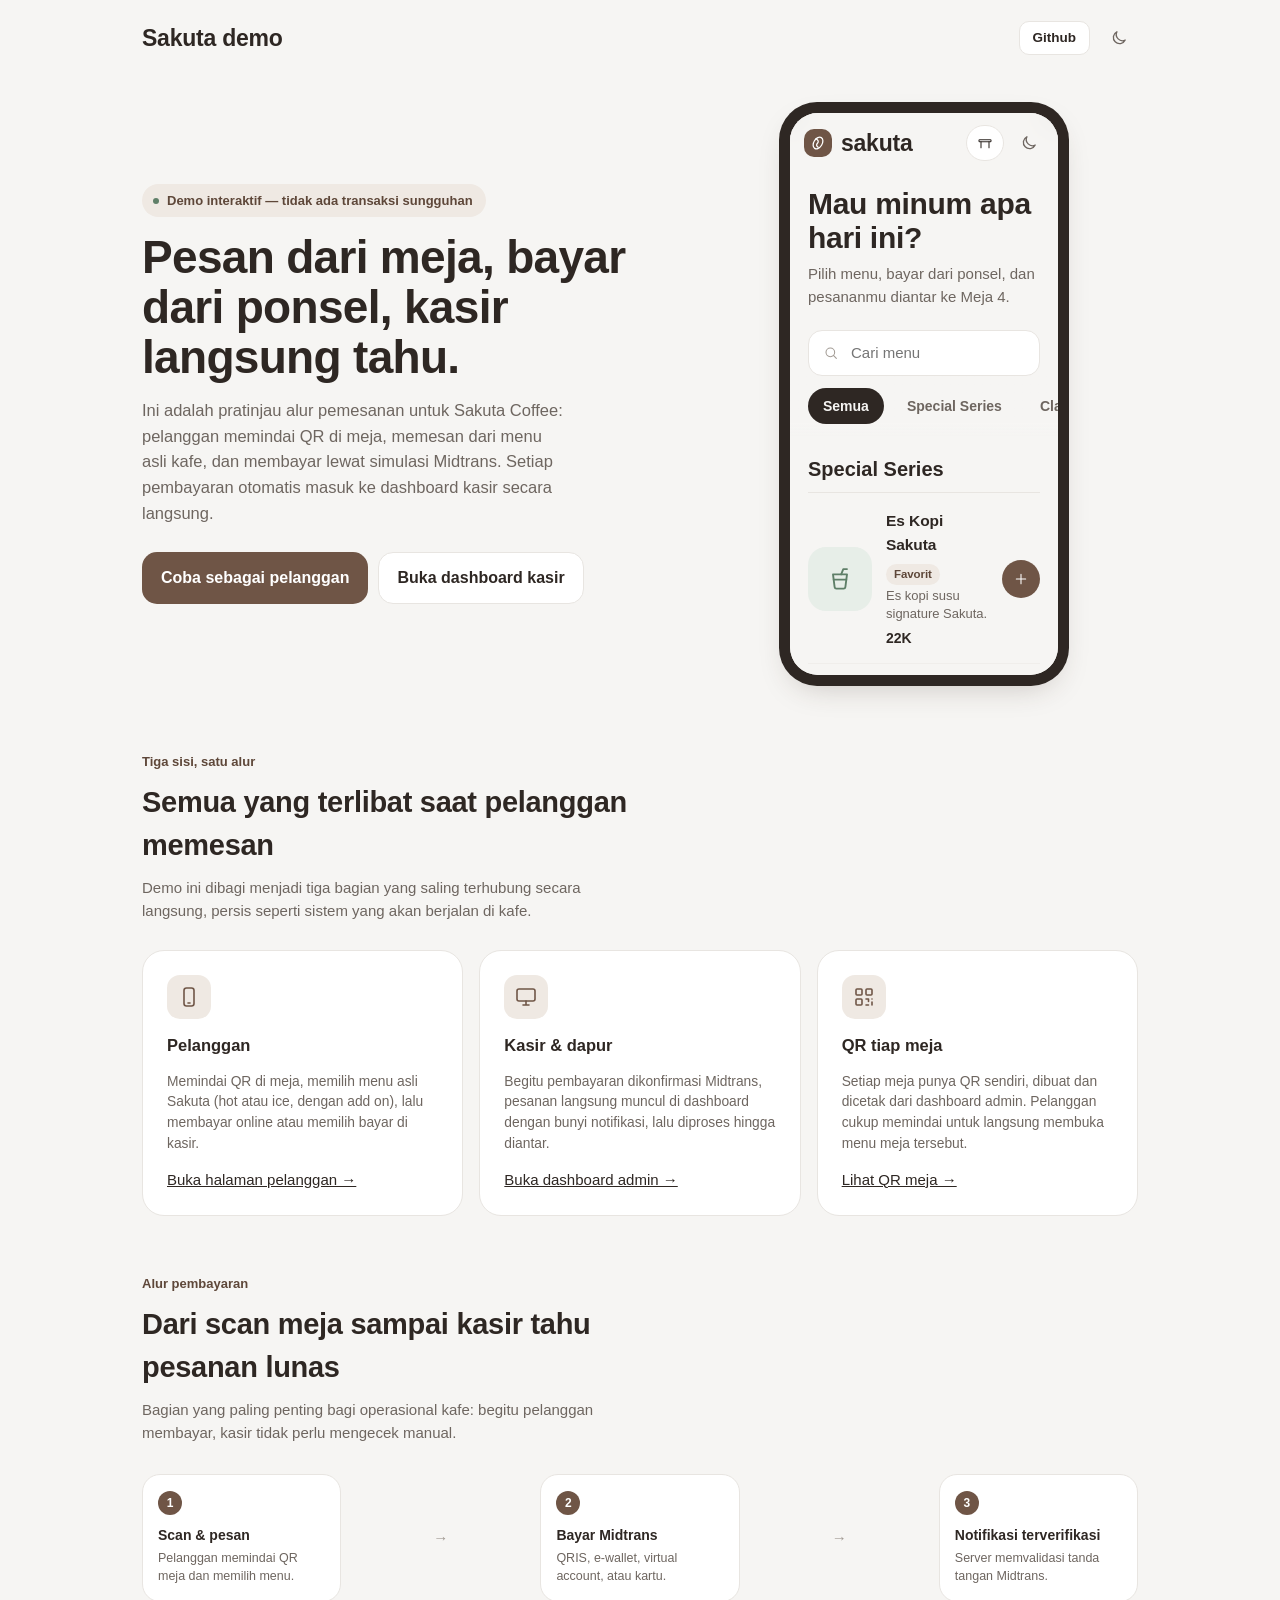
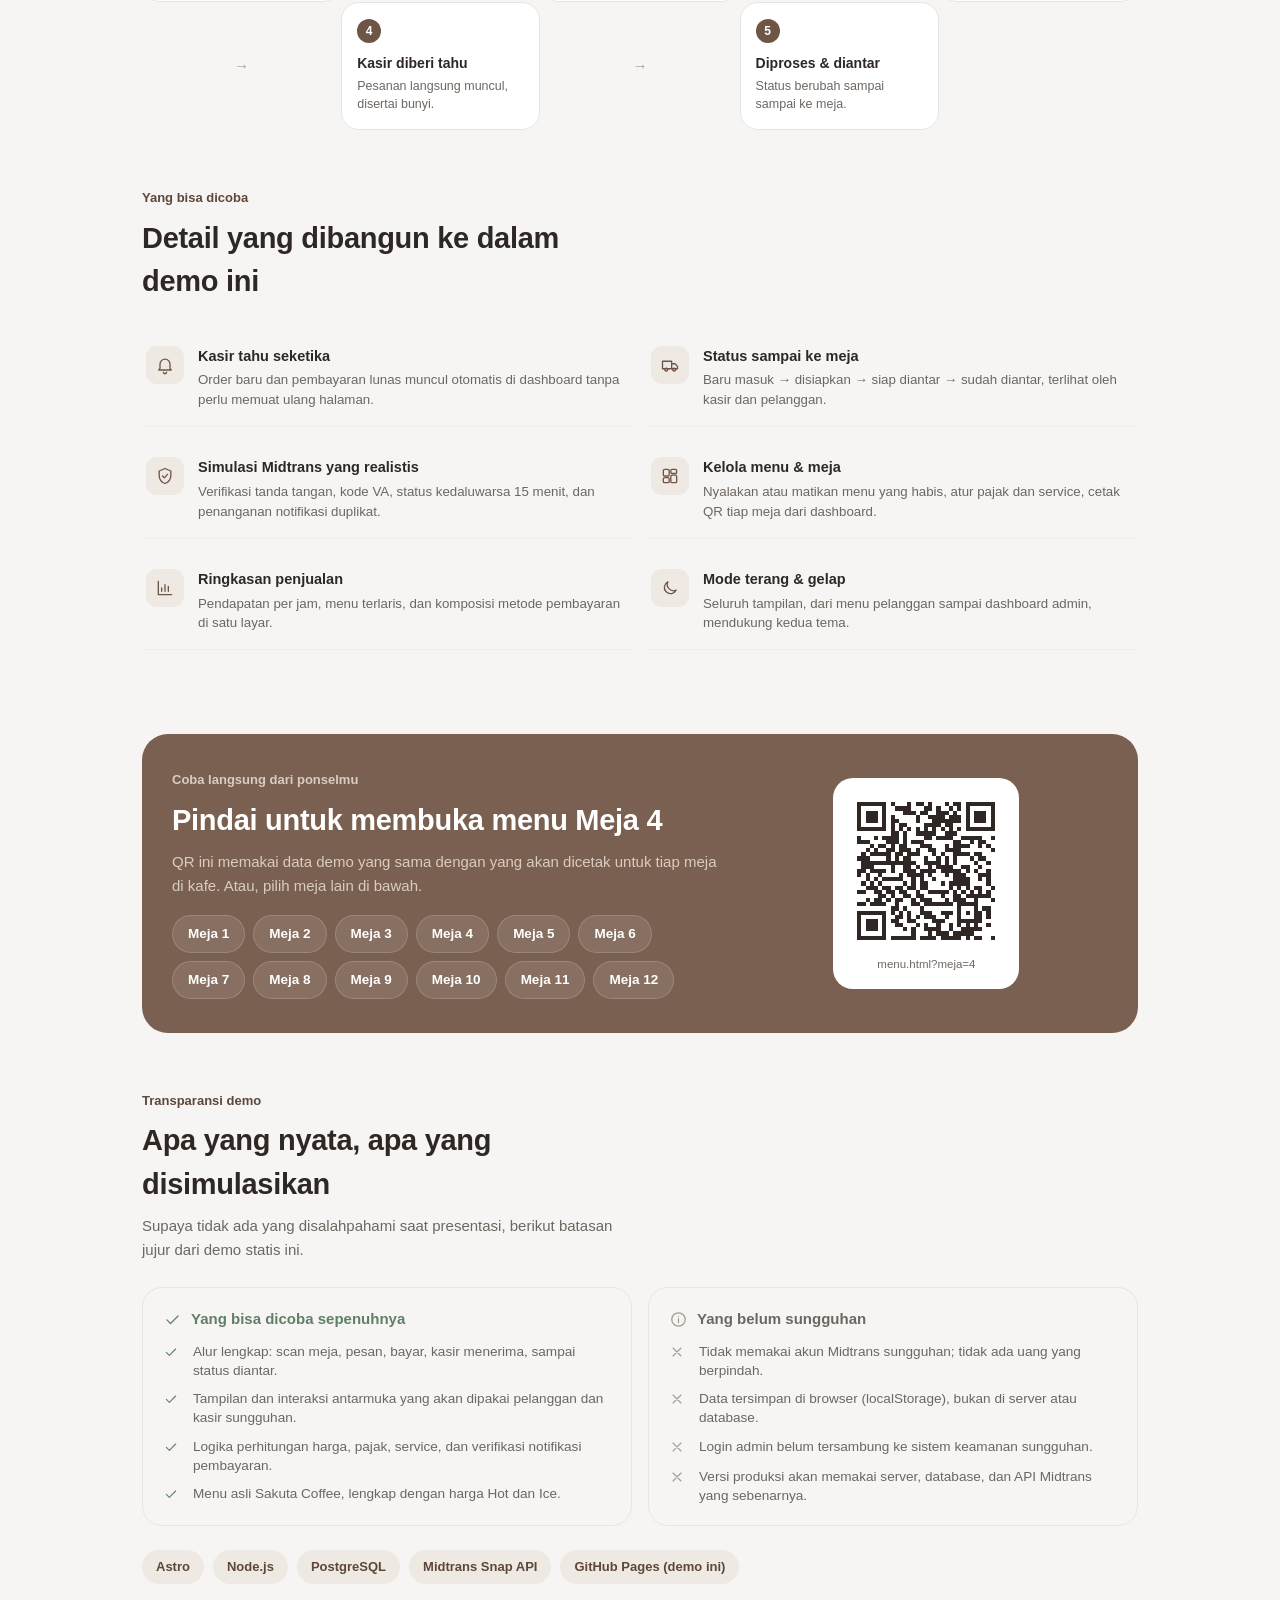
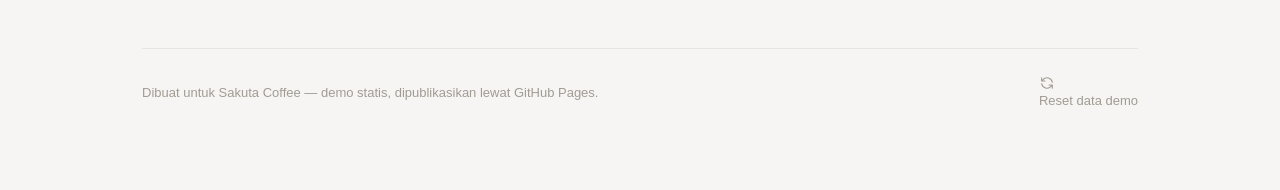
<file: index.html>
<!DOCTYPE html>
<html lang="id">
<head>
<meta charset="utf-8">
<meta name="viewport" content="width=device-width, initial-scale=1, viewport-fit=cover">
<meta name="theme-color" content="#F6F5F3">
<title>Sakuta | Demo pemesanan &amp; pembayaran QR</title>
<link rel="stylesheet" href="sakuta.css">
<script>(function(){try{var t=localStorage.getItem("sk_theme")||(matchMedia("(prefers-color-scheme: dark)").matches?"dark":"light");document.documentElement.setAttribute("data-theme",t)}catch(e){}})()</script>
<style>
body{background:var(--paper)}
.wrap{max-width:1040px;margin:0 auto;padding:0 22px 80px}
.top{display:flex;align-items:center;justify-content:space-between;height:76px}
.top .r{display:flex;align-items:center;gap:10px}
@media(max-width:380px){.top .r a.btn{display:none}}

/* Hero */
.hero{padding:26px 0 8px;display:grid;grid-template-columns:1.1fr .9fr;gap:44px;align-items:center}
.hero .kicker{display:inline-flex;align-items:center;gap:8px;font-size:13px;font-weight:600;color:var(--cocoa-2);background:var(--oat);padding:7px 13px 7px 11px;border-radius:99px}
.hero .kicker i{width:6px;height:6px;border-radius:50%;background:var(--sage)}
.hero h1{font-family:var(--serif);font-weight:600;font-size:46px;line-height:1.08;letter-spacing:-.015em;margin-top:16px}
.hero p{color:var(--ink-2);font-size:16.5px;line-height:1.55;margin-top:16px;max-width:46ch}
.hero .cta{display:flex;gap:10px;margin-top:26px;flex-wrap:wrap}
.phone-shell{justify-self:center;width:100%;max-width:290px;aspect-ratio:290/584;border-radius:38px;background:var(--ink);padding:11px;box-shadow:var(--shadow-m)}
.phone-shell iframe{width:100%;height:100%;border:0;border-radius:28px;background:var(--paper);display:block}

/* Bagian umum */
.section{padding:56px 0 0}
.section .head{max-width:60ch}
.section .eyebrow{font-size:13px;font-weight:600;color:var(--cocoa-2)}
.section h2{font-family:var(--serif);font-weight:600;font-size:29px;letter-spacing:-.01em;margin-top:8px}
.section .lead{color:var(--ink-2);margin-top:8px;line-height:1.55}

/* Kartu alur (3 peran) */
.roles{display:grid;grid-template-columns:repeat(3,1fr);gap:16px;margin-top:28px}
.rc{background:var(--card);border:1px solid var(--line);border-radius:22px;padding:24px;display:flex;flex-direction:column;gap:14px}
.rc .mi{width:44px;height:44px;border-radius:13px;background:var(--oat);color:var(--cocoa);display:grid;place-items:center}
.rc h3{font-weight:600;font-size:16.5px}
.rc p{color:var(--ink-2);font-size:13.8px;line-height:1.5;flex:1}
.rc a{align-self:flex-start}

/* Alur pembayaran */
.flow{margin-top:30px;display:grid;grid-template-columns:repeat(5,1fr);gap:0;align-items:stretch}
.fstep{background:var(--card);border:1px solid var(--line);border-radius:18px;padding:16px 15px;position:relative}
.fstep b{display:block;font-weight:600;font-size:14px;margin-bottom:4px}
.fstep span{display:block;color:var(--ink-2);font-size:12.5px;line-height:1.4}
.fstep .n{width:24px;height:24px;border-radius:50%;background:var(--cocoa);color:var(--on-cocoa);font-size:12px;font-weight:700;display:grid;place-items:center;margin-bottom:10px}
.farrow{display:grid;place-items:center;color:var(--ink-3)}
@media(max-width:860px){.flow{grid-template-columns:1fr;gap:10px}.farrow{transform:rotate(90deg);height:14px}}

/* Fitur */
.feat{margin-top:26px;display:grid;grid-template-columns:repeat(2,1fr);gap:14px}
.fi{display:flex;gap:14px;padding:16px 4px;border-bottom:1px solid var(--line-2)}
.fi .mi{width:38px;height:38px;border-radius:11px;background:var(--oat);color:var(--cocoa);display:grid;place-items:center;flex:none}
.fi b{display:block;font-weight:600;font-size:14.5px;margin-bottom:3px}
.fi p{color:var(--ink-2);font-size:13.3px;line-height:1.5}

/* Kartu akses (meja demo) */
.access{margin-top:28px;background:var(--hero);border-radius:26px;padding:34px 30px;color:#F3EEE9;display:grid;grid-template-columns:1.2fr .8fr;gap:28px;align-items:center}
.access h2{color:#fff}
.access .lead{color:#D9CCC1}
.access .tables{display:flex;flex-wrap:wrap;gap:8px;margin-top:18px}
.access .tables a{height:38px;padding:0 15px;border-radius:99px;background:rgba(255,255,255,.1);color:#fff;font-weight:600;font-size:13.5px;text-decoration:none;display:inline-flex;align-items:center;border:1px solid rgba(255,255,255,.16)}
.access .tables a:hover{background:rgba(255,255,255,.18)}
.access .qrcard{background:#fff;border-radius:20px;padding:16px;justify-self:center;width:186px}
.access .qrcard svg{width:100%;height:auto}
.access .qrcard p{color:var(--ink-2);font-size:11.5px;text-align:center;margin-top:8px}

/* Cakupan / bukan cakupan */
.scope{display:grid;grid-template-columns:1fr 1fr;gap:16px;margin-top:26px}
.scard{border:1px solid var(--line);border-radius:20px;padding:20px}
.scard h3{display:flex;align-items:center;gap:9px;font-weight:600;font-size:15px}
.scard h3 .ic{width:19px;height:19px}
.scard ul{margin-top:12px;display:grid;gap:9px}
.scard li{display:flex;gap:10px;font-size:13.6px;color:var(--ink-2);line-height:1.4}
.scard li .ic{flex:none;margin-top:1px}
.scard.yes h3{color:var(--sage)}
.scard.yes .ic{color:var(--sage)}
.scard.no h3{color:var(--ink-2)}
.scard.no .ic{color:var(--ink-3)}

/* Stack teknis */
.stack{margin-top:24px;display:flex;flex-wrap:wrap;gap:9px}
.stack span{height:34px;padding:0 14px;border-radius:99px;background:var(--oat);color:var(--cocoa-2);font-size:13px;font-weight:600;display:inline-flex;align-items:center}

footer{margin-top:64px;padding-top:26px;border-top:1px solid var(--line);display:flex;justify-content:space-between;align-items:center;flex-wrap:wrap;gap:12px;color:var(--ink-3);font-size:13px}

@media(max-width:860px){
  .hero{grid-template-columns:1fr;gap:32px}
  .hero h1{font-size:36px}
  .phone-shell{max-width:240px;justify-self:start}
  .roles{grid-template-columns:1fr}
  .feat{grid-template-columns:1fr}
  .access{grid-template-columns:1fr}
  .access .qrcard{justify-self:start}
  .scope{grid-template-columns:1fr}
}
</style>
</head>
<body>
<div class="wrap">
  <header class="top">
    <span class="logo">Sakuta demo</span>
    <div class="r">
      <a class="btn btn-line btn-sm" href="https://github.com/ejerai/sakuta-demo/" target="_blank" rel="noopener">Github</a>
      <button class="icon-btn" data-theme-toggle title="Mode terang atau gelap" aria-label="Ganti tema"></button>
    </div>
  </header>

  <section class="hero">
    <div>
      <span class="kicker"><i></i>Demo interaktif &mdash; tidak ada transaksi sungguhan</span>
      <h1>Pesan dari meja, bayar dari ponsel, kasir langsung tahu.</h1>
      <p>Ini adalah pratinjau alur pemesanan untuk Sakuta Coffee: pelanggan memindai QR di meja, memesan dari menu asli kafe, dan membayar lewat simulasi Midtrans. Setiap pembayaran otomatis masuk ke dashboard kasir secara langsung.</p>
      <div class="cta">
        <a class="btn btn-primary btn-lg" href="menu.html?meja=4">Coba sebagai pelanggan</a>
        <a class="btn btn-line btn-lg" href="admin.html">Buka dashboard kasir</a>
      </div>
    </div>
    <div class="phone-shell"><iframe src="menu.html?meja=4&embed=1" title="Pratinjau halaman pelanggan Sakuta" loading="lazy"></iframe></div>
  </section>

  <section class="section">
    <div class="head">
      <span class="eyebrow">Tiga sisi, satu alur</span>
      <h2>Semua yang terlibat saat pelanggan memesan</h2>
      <p class="lead">Demo ini dibagi menjadi tiga bagian yang saling terhubung secara langsung, persis seperti sistem yang akan berjalan di kafe.</p>
    </div>
    <div class="roles">
      <div class="rc">
        <span class="mi" id="ic-phone"></span>
        <h3>Pelanggan</h3>
        <p>Memindai QR di meja, memilih menu asli Sakuta (hot atau ice, dengan add on), lalu membayar online atau memilih bayar di kasir.</p>
        <a class="linkbtn" href="menu.html?meja=4">Buka halaman pelanggan &rarr;</a>
      </div>
      <div class="rc">
        <span class="mi" id="ic-monitor"></span>
        <h3>Kasir &amp; dapur</h3>
        <p>Begitu pembayaran dikonfirmasi Midtrans, pesanan langsung muncul di dashboard dengan bunyi notifikasi, lalu diproses hingga diantar.</p>
        <a class="linkbtn" href="admin.html">Buka dashboard admin &rarr;</a>
      </div>
      <div class="rc">
        <span class="mi" id="ic-qr"></span>
        <h3>QR tiap meja</h3>
        <p>Setiap meja punya QR sendiri, dibuat dan dicetak dari dashboard admin. Pelanggan cukup memindai untuk langsung membuka menu meja tersebut.</p>
        <a class="linkbtn" href="admin.html#/qr">Lihat QR meja &rarr;</a>
      </div>
    </div>
  </section>

  <section class="section">
    <div class="head">
      <span class="eyebrow">Alur pembayaran</span>
      <h2>Dari scan meja sampai kasir tahu pesanan lunas</h2>
      <p class="lead">Bagian yang paling penting bagi operasional kafe: begitu pelanggan membayar, kasir tidak perlu mengecek manual.</p>
    </div>
    <div class="flow">
      <div class="fstep"><span class="n">1</span><b>Scan &amp; pesan</b><span>Pelanggan memindai QR meja dan memilih menu.</span></div>
      <div class="farrow">&rarr;</div>
      <div class="fstep"><span class="n">2</span><b>Bayar Midtrans</b><span>QRIS, e-wallet, virtual account, atau kartu.</span></div>
      <div class="farrow">&rarr;</div>
      <div class="fstep"><span class="n">3</span><b>Notifikasi terverifikasi</b><span>Server memvalidasi tanda tangan Midtrans.</span></div>
      <div class="farrow">&rarr;</div>
      <div class="fstep"><span class="n">4</span><b>Kasir diberi tahu</b><span>Pesanan langsung muncul, disertai bunyi.</span></div>
      <div class="farrow">&rarr;</div>
      <div class="fstep"><span class="n">5</span><b>Diproses &amp; diantar</b><span>Status berubah sampai sampai ke meja.</span></div>
    </div>
  </section>

  <section class="section">
    <div class="head">
      <span class="eyebrow">Yang bisa dicoba</span>
      <h2>Detail yang dibangun ke dalam demo ini</h2>
    </div>
    <div class="feat">
      <div class="fi"><span class="mi" id="ic-bell"></span><div><b>Kasir tahu seketika</b><p>Order baru dan pembayaran lunas muncul otomatis di dashboard tanpa perlu memuat ulang halaman.</p></div></div>
      <div class="fi"><span class="mi" id="ic-truck"></span><div><b>Status sampai ke meja</b><p>Baru masuk &rarr; disiapkan &rarr; siap diantar &rarr; sudah diantar, terlihat oleh kasir dan pelanggan.</p></div></div>
      <div class="fi"><span class="mi" id="ic-shield"></span><div><b>Simulasi Midtrans yang realistis</b><p>Verifikasi tanda tangan, kode VA, status kedaluwarsa 15 menit, dan penanganan notifikasi duplikat.</p></div></div>
      <div class="fi"><span class="mi" id="ic-grid"></span><div><b>Kelola menu &amp; meja</b><p>Nyalakan atau matikan menu yang habis, atur pajak dan service, cetak QR tiap meja dari dashboard.</p></div></div>
      <div class="fi"><span class="mi" id="ic-chart"></span><div><b>Ringkasan penjualan</b><p>Pendapatan per jam, menu terlaris, dan komposisi metode pembayaran di satu layar.</p></div></div>
      <div class="fi"><span class="mi" id="ic-moon"></span><div><b>Mode terang &amp; gelap</b><p>Seluruh tampilan, dari menu pelanggan sampai dashboard admin, mendukung kedua tema.</p></div></div>
    </div>
  </section>

  <section class="section">
    <div class="access">
      <div>
        <span class="eyebrow" style="color:#D9CCC1">Coba langsung dari ponselmu</span>
        <h2>Pindai untuk membuka menu Meja 4</h2>
        <p class="lead">QR ini memakai data demo yang sama dengan yang akan dicetak untuk tiap meja di kafe. Atau, pilih meja lain di bawah.</p>
        <div class="tables" id="tbls"></div>
      </div>
      <div class="qrcard">
        <div id="qrhost"></div>
        <p>menu.html?meja=4</p>
      </div>
    </div>
  </section>

  <section class="section">
    <div class="head">
      <span class="eyebrow">Transparansi demo</span>
      <h2>Apa yang nyata, apa yang disimulasikan</h2>
      <p class="lead">Supaya tidak ada yang disalahpahami saat presentasi, berikut batasan jujur dari demo statis ini.</p>
    </div>
    <div class="scope">
      <div class="scard yes">
        <h3 id="s-yes"></h3>
        <ul>
          <li><span class="ic" id="i1"></span>Alur lengkap: scan meja, pesan, bayar, kasir menerima, sampai status diantar.</li>
          <li><span class="ic" id="i2"></span>Tampilan dan interaksi antarmuka yang akan dipakai pelanggan dan kasir sungguhan.</li>
          <li><span class="ic" id="i3"></span>Logika perhitungan harga, pajak, service, dan verifikasi notifikasi pembayaran.</li>
          <li><span class="ic" id="i4"></span>Menu asli Sakuta Coffee, lengkap dengan harga Hot dan Ice.</li>
        </ul>
      </div>
      <div class="scard no">
        <h3 id="s-no"></h3>
        <ul>
          <li><span class="ic" id="j1"></span>Tidak memakai akun Midtrans sungguhan; tidak ada uang yang berpindah.</li>
          <li><span class="ic" id="j2"></span>Data tersimpan di browser (localStorage), bukan di server atau database.</li>
          <li><span class="ic" id="j3"></span>Login admin belum tersambung ke sistem keamanan sungguhan.</li>
          <li><span class="ic" id="j4"></span>Versi produksi akan memakai server, database, dan API Midtrans yang sebenarnya.</li>
        </ul>
      </div>
    </div>
    <div class="stack" id="stack"></div>
  </section>

  <footer>
    <span>Dibuat untuk Sakuta Coffee &mdash; demo statis, dipublikasikan lewat GitHub Pages.</span>
    <span id="reset"></span>
  </footer>
</div>

<script src="qrcode.js"></script>
<script src="sakuta-core.js"></script>
<script>
(function () {
  'use strict';
  var S = window.Sakuta, ic = S.icon;
  document.getElementById('ic-phone').innerHTML = ic('phone', 'lg');
  document.getElementById('ic-monitor').innerHTML = ic('monitor', 'lg');
  document.getElementById('ic-qr').innerHTML = ic('qr', 'lg');
  document.getElementById('ic-bell').innerHTML = ic('bell');
  document.getElementById('ic-truck').innerHTML = ic('truck');
  document.getElementById('ic-shield').innerHTML = ic('shield');
  document.getElementById('ic-grid').innerHTML = ic('grid');
  document.getElementById('ic-chart').innerHTML = ic('chart');
  document.getElementById('ic-moon').innerHTML = ic('moon');
  document.getElementById('s-yes').innerHTML = ic('check') + 'Yang bisa dicoba sepenuhnya';
  document.getElementById('s-no').innerHTML = ic('info') + 'Yang belum sungguhan';
  ['i1', 'i2', 'i3', 'i4'].forEach(function (id) { document.getElementById(id).innerHTML = ic('check', 'sm'); });
  ['j1', 'j2', 'j3', 'j4'].forEach(function (id) { document.getElementById(id).innerHTML = ic('x', 'sm'); });

  document.getElementById('qrhost').innerHTML = S.qrSvg(S.tableUrl(4), { label: 'QR Meja 4' });
  var tw = document.getElementById('tbls'), html = '';
  for (var i = 1; i <= S.state().settings.tables; i++) html += '<a href="menu.html?meja=' + i + '">Meja ' + i + '</a>';
  tw.innerHTML = html;

  ['Astro', 'Node.js', 'PostgreSQL', 'Midtrans Snap API', 'GitHub Pages (demo ini)'].forEach(function (t) {
    document.getElementById('stack').insertAdjacentHTML('beforeend', '<span>' + t + '</span>');
  });

  document.getElementById('reset').innerHTML = '<button class="linkbtn" id="rs">' + ic('refresh', 'sm') + 'Reset data demo</button>';
  document.getElementById('rs').onclick = function () { S.reset(); S.toast('Data demo direset ke kondisi awal.', { icon: 'refresh' }); };
})();
</script>
</body>
</html>
</file>
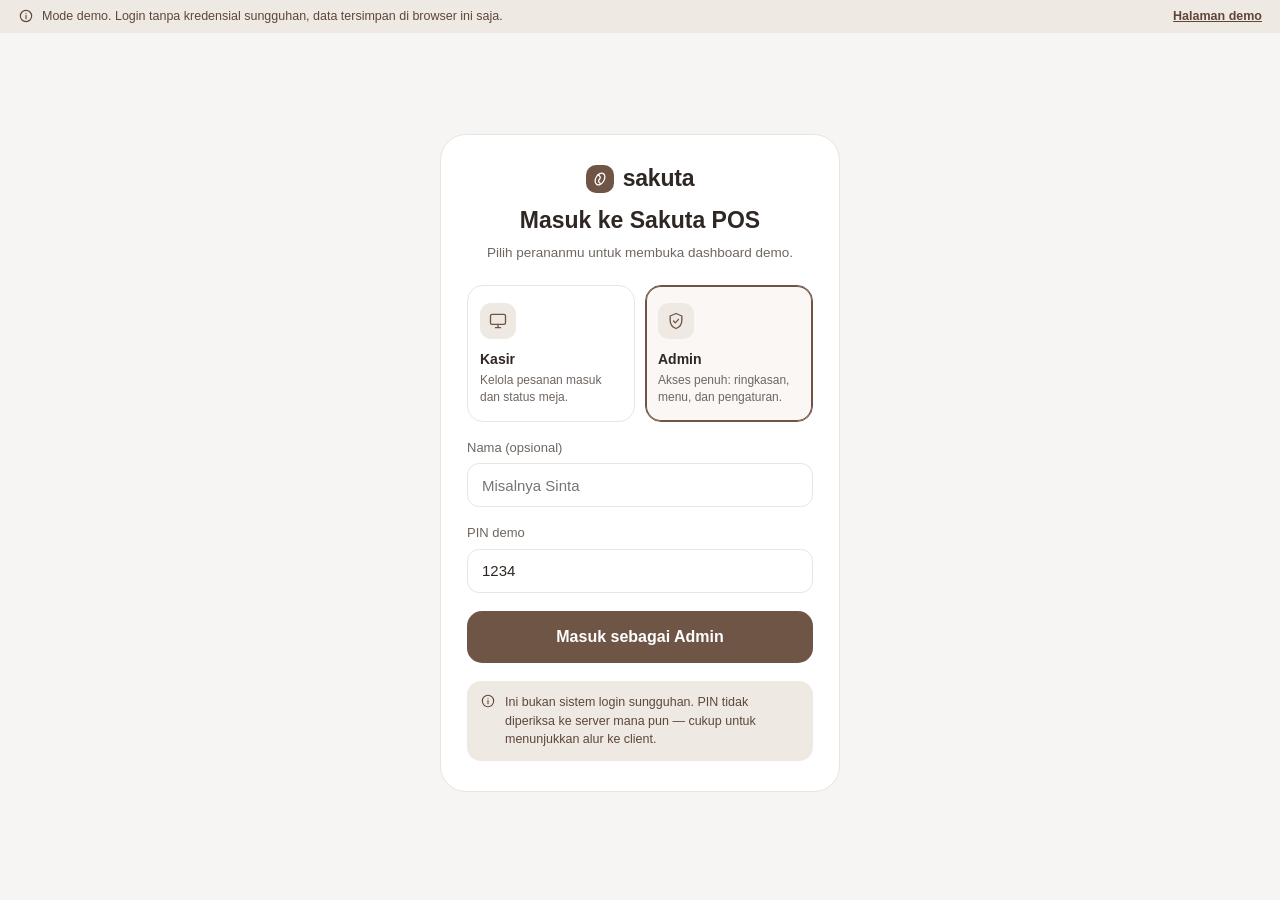
<file: admin.html>
<!DOCTYPE html>
<html lang="id">
<head>
<meta charset="utf-8">
<meta name="viewport" content="width=device-width, initial-scale=1, viewport-fit=cover">
<meta name="theme-color" content="#F6F5F3">
<title>Sakuta | Dashboard</title>
<link rel="stylesheet" href="sakuta.css">
<script>(function(){try{var t=localStorage.getItem("sk_theme")||(matchMedia("(prefers-color-scheme: dark)").matches?"dark":"light");document.documentElement.setAttribute("data-theme",t)}catch(e){}})()</script>
<style>
body{background:var(--paper)}
.demo-bar{display:flex;align-items:center;gap:8px;padding:8px 18px;background:var(--oat);color:var(--cocoa-2);font-size:12.5px;line-height:1.35}
.demo-bar .ic{flex:none}
.demo-bar a{margin-left:auto;font-weight:600;white-space:nowrap;color:var(--cocoa-2)}

/* ---------- login ---------- */
.login{min-height:calc(100vh - 40px);min-height:calc(100dvh - 40px);display:grid;place-items:center;padding:24px}
.login-card{width:100%;max-width:400px;background:var(--card);border:1px solid var(--line);border-radius:26px;padding:30px 26px}
.login-card>.logo{justify-content:center;display:flex;margin-bottom:4px}
.login-card h1{font-family:var(--serif);font-weight:600;font-size:23px;text-align:center;margin-top:10px}
.login-card>p{color:var(--ink-2);font-size:13.5px;text-align:center;margin-top:6px}
.roles2{display:grid;grid-template-columns:1fr 1fr;gap:10px;margin-top:22px}
.role{border:1px solid var(--line);border-radius:16px;padding:15px 12px;text-align:left;background:var(--card);transition:border-color .15s,background .15s}
.role .mi{width:36px;height:36px;border-radius:11px;background:var(--oat);color:var(--cocoa);display:grid;place-items:center}
.role b{display:block;font-size:14px;margin-top:10px}
.role span{display:block;color:var(--ink-2);font-size:12px;margin-top:2px;line-height:1.4}
.role.on{border-color:var(--cocoa);background:var(--tint);box-shadow:0 0 0 1px var(--cocoa) inset}
.login-card .field{margin-top:16px}
.demo-note{margin-top:18px;padding:12px 13px;border-radius:14px;background:var(--oat);color:var(--cocoa-2);font-size:12.5px;line-height:1.5;display:flex;gap:9px}

/* ---------- shell ---------- */
.shell{display:grid;grid-template-columns:230px 1fr;min-height:100vh;min-height:100dvh}
.side{border-right:1px solid var(--line);padding:18px 14px;display:flex;flex-direction:column;position:sticky;top:0;height:100vh;height:100dvh}
.side>.logo{padding:6px 8px 18px}
.side nav{display:flex;flex-direction:column;gap:2px;flex:1}
.side nav button{display:flex;align-items:center;gap:11px;height:42px;padding:0 12px;border-radius:12px;font-weight:600;font-size:13.8px;color:var(--ink-2);text-align:left;position:relative}
.side nav button:hover{background:var(--stone)}
.side nav button.on{background:var(--cocoa);color:var(--on-cocoa)}
.side nav button .cnt{margin-left:auto;background:var(--rose-t);color:var(--rose);font-size:11px;font-weight:700;min-width:19px;height:19px;border-radius:99px;display:grid;place-items:center;padding:0 5px}
.side nav button.on .cnt{background:rgba(255,255,255,.22);color:var(--on-cocoa)}
.side .divider{height:1px;background:var(--line);margin:10px 4px}
.side .who{display:flex;align-items:center;gap:10px;padding:10px 8px}
.side .who .av{width:34px;height:34px;border-radius:50%;background:var(--oat);color:var(--cocoa);display:grid;place-items:center;font-weight:700;font-size:13px;flex:none}
.side .who b{display:block;font-size:13.3px}
.side .who span{display:block;color:var(--ink-3);font-size:11.5px}
.side .foot{display:flex;gap:6px}

.main{min-width:0}
.topbar{position:sticky;top:0;z-index:20;height:64px;padding:0 26px;display:flex;align-items:center;gap:12px;background:color-mix(in srgb,var(--paper) 92%,transparent);backdrop-filter:blur(10px);border-bottom:1px solid var(--line)}
.topbar h1{font-family:var(--serif);font-weight:600;font-size:19px}
.topbar .sp{flex:1}
.mobnav{display:none}
.view{padding:22px 26px 60px}

/* mobile bottom nav */
@media(max-width:900px){
  .shell{grid-template-columns:1fr}
  .side{display:none}
  .mobnav{display:flex;position:fixed;left:0;right:0;bottom:0;z-index:40;background:var(--card);border-top:1px solid var(--line);padding:6px 4px calc(6px + env(safe-area-inset-bottom,0px));justify-content:space-around}
  .mobnav button{display:flex;flex-direction:column;align-items:center;gap:3px;font-size:10.5px;font-weight:600;color:var(--ink-3);padding:6px 8px;border-radius:12px;position:relative}
  .mobnav button.on{color:var(--cocoa)}
  .mobnav .cnt{position:absolute;top:2px;right:2px;background:var(--rose);color:#fff;font-size:9px;font-weight:700;min-width:15px;height:15px;border-radius:99px;display:grid;place-items:center}
  .view{padding:18px 16px 90px}
  .topbar{padding:0 16px}
}

/* ---------- ringkasan ---------- */
.rangebar{display:flex;gap:8px;margin-bottom:18px}
.rangebar button{height:34px;padding:0 14px;border-radius:99px;font-size:13px;font-weight:600;color:var(--ink-2);background:var(--stone)}
.rangebar button.on{background:var(--ink);color:var(--paper)}
.stat-grid{display:grid;grid-template-columns:repeat(4,1fr);gap:14px}
.stat{background:var(--card);border:1px solid var(--line);border-radius:20px;padding:18px}
.stat span{color:var(--ink-2);font-size:12.5px;font-weight:600}
.stat b{display:block;font-family:var(--serif);font-weight:600;font-size:26px;margin-top:8px}
.stat i{display:block;color:var(--ink-3);font-size:12px;margin-top:4px;font-style:normal}
.panels{display:grid;grid-template-columns:1.5fr 1fr;gap:14px;margin-top:14px}
.panel{background:var(--card);border:1px solid var(--line);border-radius:20px;padding:20px}
.panel h2{font-weight:600;font-size:14.5px;margin-bottom:14px}
.bars{display:flex;align-items:flex-end;gap:4px;height:140px}
.bars .b{flex:1;display:flex;flex-direction:column;align-items:center;gap:6px;height:100%;justify-content:flex-end}
.bars .b i{width:100%;max-width:22px;background:var(--oat);border-radius:5px 5px 2px 2px;transition:height .3s}
.bars .b.now i{background:var(--cocoa)}
.bars .b small{font-size:9.5px;color:var(--ink-3);white-space:nowrap}
.toplist{display:grid;gap:10px}
.toplist .tr{display:flex;align-items:center;gap:10px;font-size:13.3px}
.toplist .tr b{flex:1;font-weight:500}
.toplist .tr span{color:var(--ink-2);font-variant-numeric:tabular-nums}
.paylist{display:grid;gap:9px;margin-top:6px}
.paylist .pr{display:flex;justify-content:space-between;font-size:13.3px}
.paylist .track{height:6px;border-radius:99px;background:var(--stone);margin-top:5px;overflow:hidden}
.paylist .track i{display:block;height:100%;background:var(--cocoa);border-radius:99px}
@media(max-width:860px){.panels{grid-template-columns:1fr}}
@media(max-width:760px){.stat-grid{grid-template-columns:repeat(2,1fr)}}
@media(max-width:420px){.stat-grid{grid-template-columns:1fr}.stat b{font-size:23px}}

/* ---------- kanban ---------- */
.ktools{display:flex;align-items:center;gap:10px;margin-bottom:16px;flex-wrap:wrap}
.ktools .search{flex:1;min-width:180px}
.kanban{display:grid;grid-template-columns:repeat(3,1fr);gap:14px}
.kcol h2{display:flex;align-items:center;gap:8px;font-weight:600;font-size:13.8px;margin-bottom:10px;padding:0 2px}
.kcol h2 .cnt{background:var(--stone);color:var(--ink-2);font-size:11.5px;font-weight:700;min-width:20px;height:20px;border-radius:99px;display:grid;place-items:center;padding:0 6px}
.klist{display:grid;gap:10px;min-height:60px}
.kcard{background:var(--card);border:1px solid var(--line);border-radius:16px;padding:13px 14px;cursor:pointer;transition:border-color .15s}
.kcard:hover{border-color:var(--latte)}
.kcard .kr{display:flex;justify-content:space-between;align-items:center;gap:8px}
.kcard b.code{font-variant-numeric:tabular-nums;font-weight:700;font-size:13.5px}
.kcard .tbl{font-size:11.5px;font-weight:700;color:var(--cocoa-2);background:var(--oat);padding:2px 8px;border-radius:99px}
.kcard .items{color:var(--ink-2);font-size:12.5px;margin-top:6px;line-height:1.4;display:-webkit-box;-webkit-line-clamp:2;-webkit-box-orient:vertical;overflow:hidden}
.kcard .kf{display:flex;justify-content:space-between;align-items:center;margin-top:10px}
.kcard .kf b{font-weight:700;font-size:13px}
.kcard .kf small{color:var(--ink-3);font-size:11.5px}
.kcard .adv{margin-top:10px;width:100%}
.kempty{color:var(--ink-3);font-size:12.5px;text-align:center;padding:18px 8px;border:1.5px dashed var(--line);border-radius:14px}
@media(max-width:1080px){.kanban{grid-template-columns:1fr}}

/* ---------- meja ---------- */
.tgrid2{display:grid;grid-template-columns:repeat(auto-fill,minmax(118px,1fr));gap:12px}
.tcard{background:var(--card);border:1px solid var(--line);border-radius:18px;padding:16px 14px;text-align:left}
.tcard b{display:block;font-family:var(--serif);font-weight:600;font-size:22px}
.tcard span{display:flex;align-items:center;gap:6px;margin-top:8px;font-size:11.5px;font-weight:600;color:var(--sage)}
.tcard span i{width:6px;height:6px;border-radius:50%;background:currentColor}
.tcard.busy span{color:var(--amber)}

/* ---------- menu admin ---------- */
.mtoolbar{display:flex;justify-content:space-between;align-items:center;margin-bottom:16px;gap:10px;flex-wrap:wrap}
.mrow{display:flex;align-items:center;gap:14px;padding:13px 4px;border-bottom:1px solid var(--line-2)}
.mrow .tile{width:44px;height:44px}
.mrow .tile .ic{width:20px;height:20px}
.mrow .mid{flex:1;min-width:0}
.mrow b{font-size:14px;font-weight:600}
.mrow .pr{color:var(--ink-2);font-size:12px;margin-top:2px}
.mrow .mact{display:flex;align-items:center;gap:10px}
.mcatlbl{font-weight:600;font-size:13.5px;color:var(--ink-2);margin:20px 0 4px}
.mcatlbl:first-child{margin-top:0}

/* ---------- webhook log ---------- */
.wlog{display:grid;gap:10px}
.wrow{background:var(--card);border:1px solid var(--line);border-radius:16px;padding:13px 15px;display:grid;grid-template-columns:auto 1fr auto;gap:12px;align-items:center}
.wrow .wc{width:36px;height:36px;border-radius:11px;display:grid;place-items:center;flex:none}
.wrow.ok .wc{background:var(--sage-t);color:var(--sage)}
.wrow.dup .wc{background:var(--stone);color:var(--ink-2)}
.wrow.bad .wc{background:var(--rose-t);color:var(--rose)}
.wrow b{font-size:13.5px;font-weight:600;display:flex;gap:8px;align-items:center;flex-wrap:wrap}
.wrow p{color:var(--ink-2);font-size:12.3px;margin-top:3px;line-height:1.4}
.wrow time{color:var(--ink-3);font-size:11.5px;white-space:nowrap}
.mono{font-family:ui-monospace,SFMono-Regular,Menlo,Consolas,monospace;font-size:11.5px;background:var(--oat);color:var(--cocoa-2);padding:2px 7px;border-radius:7px}

/* ---------- pengaturan ---------- */
.setgrid{display:grid;grid-template-columns:1fr 1fr;gap:14px;max-width:760px}
.setcard{background:var(--card);border:1px solid var(--line);border-radius:20px;padding:20px}
.setcard h2{font-weight:600;font-size:14.5px;margin-bottom:4px}
.setcard p.d{color:var(--ink-2);font-size:12.5px;margin-bottom:14px;line-height:1.4}
.setrow{display:flex;align-items:center;justify-content:space-between;gap:10px;padding:10px 0;border-bottom:1px solid var(--line-2)}
.setrow:last-child{border:0}
.setrow b{font-size:13.5px;font-weight:600;display:block}
.setrow small{color:var(--ink-2);font-size:12px}
.numw{width:78px}
.keybox{margin-top:8px;display:flex;align-items:center;gap:8px}
@media(max-width:640px){.setgrid{grid-template-columns:1fr}}

/* ---------- cetak QR meja ---------- */
@media print{
  #print-root{padding:60px 40px;text-align:center}
  #print-root,#print-root *{color:#000!important;background:#fff!important}
  #print-root .pname{font-size:15px;letter-spacing:.24em;text-transform:uppercase;font-weight:700}
  #print-root .pnum{font-family:var(--serif);font-weight:700;font-size:110px;line-height:1;margin:14px 0 26px}
  #print-root .pqr{width:280px;margin:0 auto;border:1px solid #ccc!important;border-radius:16px;padding:16px}
  #print-root .pqr svg{width:100%;height:auto}
  #print-root .pnote{margin-top:26px;font-size:13.5px}
}
</style>
</head>
<body>
<div class="demo-bar">
  <svg class="ic sm" viewBox="0 0 24 24" fill="none" stroke="currentColor" stroke-width="1.7" stroke-linecap="round" stroke-linejoin="round"><circle cx="12" cy="12" r="8.5"/><path d="M12 11v5M12 8h.01"/></svg>
  <span>Mode demo. Login tanpa kredensial sungguhan, data tersimpan di browser ini saja.</span>
  <a href="index.html">Halaman demo</a>
</div>
<div id="root"></div>
<div id="sheet-root"></div>
<div id="print-root" aria-hidden="true"></div>

<script src="qrcode.js"></script>
<script src="sakuta-core.js"></script>
<script>
(function () {
  'use strict';
  var S = window.Sakuta, esc = S.esc, rp = S.rp, ic = S.icon;
  var root = document.getElementById('root');
  var $ = function (sel, r) { return (r || document).querySelector(sel); };
  var $$ = function (sel, r) { return Array.prototype.slice.call((r || document).querySelectorAll(sel)); };

  /* ---------------- sheet helper (sama seperti menu.html) ---------------- */
  function openSheet(html, opt) {
    opt = opt || {};
    var ov = document.createElement('div'); ov.className = 'overlay' + (opt.mid ? ' mid' : '');
    var sh = document.createElement('div'); sh.className = 'sheet' + (opt.cls ? ' ' + opt.cls : '');
    sh.setAttribute('role', 'dialog'); sh.setAttribute('aria-modal', 'true'); sh.tabIndex = -1;
    sh.innerHTML = html; ov.appendChild(sh); document.getElementById('sheet-root').appendChild(ov);
    document.body.style.overflow = 'hidden';
    var api = {
      el: ov, sheet: sh,
      close: function () {
        if (!ov.isConnected) return; ov.remove(); document.removeEventListener('keydown', onKey);
        if (!document.getElementById('sheet-root').children.length) document.body.style.overflow = '';
      }
    };
    function onKey(e) { if (e.key === 'Escape') api.close(); }
    document.addEventListener('keydown', onKey);
    ov.addEventListener('mousedown', function (e) { if (e.target === ov) api.close(); });
    sh.addEventListener('click', function (e) { if (e.target.closest('[data-close]')) api.close(); });
    sh.focus({ preventScroll: true });
    return api;
  }

  /* ---------------- sesi peran ---------------- */
  var role = sessionStorage.getItem('sk_role') || '';
  var staff = sessionStorage.getItem('sk_staff') || '';
  var ROLES = {
    kasir: { label: 'Kasir', mi: 'monitor', desc: 'Kelola pesanan masuk dan status meja.', nav: ['pesanan', 'meja'] },
    admin: { label: 'Admin', mi: 'shield', desc: 'Akses penuh: ringkasan, menu, dan pengaturan.', nav: ['ringkasan', 'pesanan', 'meja', 'menu', 'webhook', 'pengaturan'] }
  };
  var NAVITEM = {
    ringkasan: ['chart', 'Ringkasan'], pesanan: ['receipt', 'Pesanan'], meja: ['qr', 'Meja & QR'],
    menu: ['grid', 'Menu'], webhook: ['bolt', 'Log webhook'], pengaturan: ['settings', 'Pengaturan']
  };

  function renderLogin() {
    document.title = 'Masuk | Sakuta';
    var picked = 'admin';
    root.innerHTML =
      '<div class="login"><div class="login-card">' + S.logo() +
      '<h1>Masuk ke Sakuta POS</h1><p>Pilih perananmu untuk membuka dashboard demo.</p>' +
      '<div class="roles2" id="roles">' + Object.keys(ROLES).map(function (k) {
        var r = ROLES[k];
        return '<button class="role' + (k === picked ? ' on' : '') + '" data-role="' + k + '"><span class="mi">' + ic(r.mi) + '</span><b>' + r.label + '</b><span>' + r.desc + '</span></button>';
      }).join('') + '</div>' +
      '<label class="field"><span>Nama (opsional)</span><input class="input" id="nm" placeholder="Misalnya Sinta" maxlength="24"></label>' +
      '<label class="field"><span>PIN demo</span><input class="input num" id="pin" value="1234" inputmode="numeric" maxlength="6"></label>' +
      '<button class="btn btn-primary btn-lg btn-block" style="margin-top:18px" id="go">Masuk sebagai ' + ROLES[picked].label + '</button>' +
      '<div class="demo-note">' + ic('info', 'sm') + '<span>Ini bukan sistem login sungguhan. PIN tidak diperiksa ke server mana pun &mdash; cukup untuk menunjukkan alur ke client.</span></div>' +
      '</div></div>';
    var box = $('#roles'), btn = $('#go');
    box.addEventListener('click', function (e) {
      var b = e.target.closest('[data-role]'); if (!b) return;
      picked = b.dataset.role; $$('.role', box).forEach(function (x) { x.classList.toggle('on', x.dataset.role === picked); });
      btn.textContent = 'Masuk sebagai ' + ROLES[picked].label;
    });
    btn.onclick = function () {
      role = picked; staff = $('#nm').value.trim();
      sessionStorage.setItem('sk_role', role); sessionStorage.setItem('sk_staff', staff);
      S.unlockAudio(); boot();
    };
  }

  /* ---------------- shell setelah login ---------------- */
  var route = 'pesanan';
  var unsub = null;

  function logout() { sessionStorage.removeItem('sk_role'); sessionStorage.removeItem('sk_staff'); if (unsub) unsub(); renderLogin(); }

  function renderShell() {
    var r = ROLES[role]; if (!r) { renderLogin(); return; }
    if (r.nav.indexOf(route) < 0) route = r.nav[0];
    root.innerHTML =
      '<div class="shell">' +
      '<aside class="side"><span class="logo">' + S.logoMark() + '<span>sakuta</span></span>' +
      '<nav id="nav">' + r.nav.map(function (k) { return navBtn(k); }).join('') + '</nav>' +
      '<div class="divider"></div>' +
      '<div class="who"><span class="av">' + (staff ? staff[0].toUpperCase() : r.label[0]) + '</span><div><b>' + esc(staff || r.label) + '</b><span>' + r.label + '</span></div></div>' +
      '<div class="foot"><button class="btn btn-quiet btn-sm btn-block" id="lg1">' + ic('logout', 'sm') + 'Keluar</button></div>' +
      '</aside>' +
      '<div class="main"><header class="topbar"><h1 id="vtitle"></h1><span class="sp"></span>' + S.themeBtn() + '<button class="icon-btn" id="lg2" title="Keluar">' + ic('logout') + '</button></header>' +
      '<div class="view" id="view"></div></div>' +
      '</div>' +
      '<nav class="mobnav" id="mnav">' + r.nav.map(function (k) { return mobBtn(k); }).join('') + '</nav>';
    $('#lg1').onclick = logout; $('#lg2').onclick = logout;
    draw();
    if (unsub) unsub();
    unsub = S.on(function () { draw(true); });
  }
  function navBtn(k) {
    var it = NAVITEM[k], badge = k === 'pesanan' ? '<span class="cnt" id="badge-nav"></span>' : '';
    return '<button data-r="' + k + '" class="' + (k === route ? 'on' : '') + '">' + ic(it[0], 'sm') + it[1] + badge + '</button>';
  }
  function mobBtn(k) {
    var it = NAVITEM[k], badge = k === 'pesanan' ? '<span class="cnt" id="badge-mob"></span>' : '';
    return '<button data-r="' + k + '" class="' + (k === route ? 'on' : '') + '">' + ic(it[0]) + '<span>' + it[1] + '</span>' + badge + '</button>';
  }
  function activeCount() { return S.state().orders.filter(function (o) { return ['paid', 'preparing', 'ready'].indexOf(o.status) >= 0; }).length; }

  function draw(live) {
    var it = NAVITEM[route]; $('#vtitle').textContent = it[1];
    $$('#nav [data-r]').forEach(function (b) { b.classList.toggle('on', b.dataset.r === route); });
    $$('#mnav [data-r]').forEach(function (b) { b.classList.toggle('on', b.dataset.r === route); });
    var n = activeCount();
    ['badge-nav', 'badge-mob'].forEach(function (id) { var el = document.getElementById(id); if (el) { el.textContent = n; el.style.display = n ? 'grid' : 'none'; } });
    var keepScroll = live ? window.scrollY : 0;
    var fn = { ringkasan: drawDashboard, pesanan: drawKanban, meja: drawTables, menu: drawMenuAdmin, webhook: drawWebhook, pengaturan: drawSettings }[route];
    if (fn) fn(live);
    if (live) window.scrollTo(0, keepScroll);
  }

  /* ================= RINGKASAN ================= */
  var range = 12;
  function drawDashboard() {
    var st = S.stats(range), view = $('#view');
    var maxRev = Math.max.apply(null, st.buckets.map(function (b) { return b.rev; }).concat([1]));
    view.innerHTML =
      '<div class="rangebar">' + [6, 12, 24].map(function (h) { return '<button data-h="' + h + '" class="' + (h === range ? 'on' : '') + '">' + h + ' jam</button>'; }).join('') + '</div>' +
      '<div class="stat-grid">' +
      '<div class="stat"><span>Pendapatan</span><b class="num">' + rp(st.revenue) + '</b><i>' + range + ' jam terakhir</i></div>' +
      '<div class="stat"><span>Pesanan lunas</span><b class="num">' + st.count + '</b><i>rata-rata ' + rp(st.avg || 0) + '</i></div>' +
      '<div class="stat"><span>Pesanan aktif</span><b class="num">' + st.active + '</b><i>sedang berjalan sekarang</i></div>' +
      '<div class="stat"><span>Meja terisi</span><b class="num">' + Array.from(new Set(S.state().orders.filter(function (o) { return ['paid', 'preparing', 'ready'].indexOf(o.status) >= 0; }).map(function (o) { return o.table; }))).length + '</b><i>dari ' + S.state().settings.tables + ' meja</i></div>' +
      '</div>' +
      '<div class="panels">' +
      '<div class="panel"><h2>Pendapatan per jam</h2><div class="bars">' + st.buckets.map(function (b) {
        var h = Math.max(3, Math.round(b.rev / maxRev * 120));
        return '<div class="b' + (b.now ? ' now' : '') + '"><i style="height:' + h + 'px" title="' + rp(b.rev) + '"></i><small>' + b.label + '</small></div>';
      }).join('') + '</div></div>' +
      '<div class="panel"><h2>Menu terlaris</h2><div class="toplist">' + (st.top.length ? st.top.map(function (t) { return '<div class="tr"><b>' + esc(t.name) + '</b><span class="num">' + t.qty + 'x</span></div>'; }).join('') : '<p class="muted" style="font-size:13px">Belum ada data pada rentang ini.</p>') + '</div></div>' +
      '</div>' +
      '<div class="panel" style="margin-top:14px"><h2>Metode pembayaran</h2><div class="paylist">' + (st.pay.length ? st.pay.map(function (p) {
        var pct = st.revenue ? Math.round(p.rev / st.revenue * 100) : 0;
        return '<div><div class="pr"><span>' + p.label + ' &middot; ' + p.n + ' pesanan</span><span class="num">' + rp(p.rev) + '</span></div><div class="track"><i style="width:' + pct + '%"></i></div></div>';
      }).join('') : '<p class="muted" style="font-size:13px">Belum ada pembayaran pada rentang ini.</p>') + '</div></div>';
    view.querySelectorAll('[data-h]').forEach(function (b) { b.onclick = function () { range = +b.dataset.h; drawDashboard(); }; });
  }

  /* ================= PESANAN (kanban) ================= */
  var kq = '';
  var KCOLS = [['paid', 'Baru masuk'], ['preparing', 'Disiapkan'], ['ready', 'Siap diantar']];
  function itemsSummary(o) { return o.lines.map(function (l) { return l.qty + '\u00d7 ' + l.name; }).join(', '); }
  function matches(o) {
    if (!kq) return true;
    var s = (o.code + ' ' + o.name + ' meja ' + o.table).toLowerCase();
    return s.indexOf(kq.toLowerCase()) >= 0;
  }
  function drawKanban() {
    var view = $('#view'), st = S.state();
    var pendingOnline = st.orders.filter(function (o) { return o.status === 'pending' && o.mode === 'online' && matches(o); });
    var pendingCash = st.orders.filter(function (o) { return o.status === 'pending' && o.mode === 'cash' && matches(o); }).sort(function (a, b) { return a.createdAt - b.createdAt; });
    var recentDone = st.orders.filter(function (o) { return o.status === 'delivered' && matches(o); }).sort(function (a, b) { return b.createdAt - a.createdAt; }).slice(0, 6);
    view.innerHTML =
      '<div class="ktools"><label class="search" style="height:40px"><input id="kq" placeholder="Cari kode, nama, atau meja" value="' + esc(kq) + '" style="border:0;background:none;outline:0;width:100%;color:var(--ink)"></label>' +
      (pendingOnline.length ? '<span class="badge b-amber">' + ic('clock', 'sm') + pendingOnline.length + ' menunggu pembayaran online</span>' : '') +
      '</div>' +
      (pendingCash.length ? '<h2 class="mcatlbl" style="color:var(--amber);display:flex;align-items:center;gap:8px">' + ic('cash', 'sm') + 'Menunggu bayar tunai <span class="cnt" style="background:var(--amber-t);color:var(--amber)">' + pendingCash.length + '</span></h2><div class="klist" style="grid-template-columns:repeat(auto-fill,minmax(230px,1fr));display:grid;margin-bottom:22px">' + pendingCash.map(cashCard).join('') + '</div>' : '') +
      '<div class="kanban">' + KCOLS.map(function (c) {
        var list = st.orders.filter(function (o) { return o.status === c[0] && matches(o); }).sort(function (a, b) { return a.createdAt - b.createdAt; });
        return '<div class="kcol"><h2>' + c[1] + '<span class="cnt">' + list.length + '</span></h2><div class="klist">' +
          (list.length ? list.map(kcard).join('') : '<div class="kempty">Tidak ada pesanan</div>') + '</div></div>';
      }).join('') + '</div>' +
      (recentDone.length ? '<h2 class="mcatlbl" style="margin-top:26px">Baru saja diantar</h2><div class="klist" style="grid-template-columns:repeat(auto-fill,minmax(230px,1fr));display:grid">' + recentDone.map(kcard).join('') + '</div>' : '');
    $('#kq').oninput = function (e) { kq = e.target.value; drawKanban(); };
  }
  function cashCard(o) {
    return '<article class="kcard" data-code="' + o.code + '" style="border-color:var(--amber-t)"><div class="kr"><b class="code num">' + o.code + '</b><span class="tbl">Meja ' + o.table + '</span></div>' +
      '<div class="items">' + esc(itemsSummary(o)) + '</div>' +
      '<div class="kf"><b class="num">' + rp(o.total) + '</b><small>' + S.ago(o.createdAt) + '</small></div>' +
      '<button class="btn btn-primary btn-sm btn-block adv" data-cash="' + o.code + '">' + ic('cash', 'sm') + 'Tandai lunas</button></article>';
  }
  function kcard(o) {
    var nextLbl = { paid: 'Mulai siapkan', preparing: 'Tandai siap', ready: 'Tandai diantar' }[o.status];
    return '<article class="kcard" data-code="' + o.code + '"><div class="kr"><b class="code num">' + o.code + '</b><span class="tbl">Meja ' + o.table + '</span></div>' +
      '<div class="items">' + esc(itemsSummary(o)) + '</div>' +
      '<div class="kf"><b class="num">' + rp(o.total) + '</b><small>' + S.ago(o.createdAt) + '</small></div>' +
      (nextLbl ? '<button class="btn btn-quiet btn-sm btn-block adv" data-adv="' + o.code + '">' + nextLbl + '</button>' : '') + '</article>';
  }
  function openOrderSheet(code) {
    var o = S.byCode(code); if (!o) return;
    var st = S.STATUS[o.status];
    var lines = o.lines.map(function (l) { return '<div class="cline"><div><b>' + l.qty + '\u00d7 ' + esc(l.name) + '</b>' + (l.opts.length ? '<small>' + esc(l.opts.join(', ')) + '</small>' : '') + (l.note ? '<small>Catatan: ' + esc(l.note) + '</small>' : '') + '</div><div class="pr">' + rp(l.unit * l.qty) + '</div></div>'; }).join('');
    var actions = '';
    if (o.status === 'pending' && o.mode === 'cash') actions = '<button class="btn btn-primary btn-block" data-cash="' + o.code + '">Tandai lunas (tunai diterima)</button><button class="btn btn-quiet btn-block" data-cancelo="' + o.code + '">Batalkan pesanan</button>';
    else if (['paid', 'preparing', 'ready'].indexOf(o.status) >= 0) { var nx = { paid: 'preparing', preparing: 'ready', ready: 'delivered' }[o.status]; var lbl = { preparing: 'Mulai disiapkan', ready: 'Tandai siap diantar', delivered: 'Tandai sudah diantar' }[nx]; actions = '<button class="btn btn-primary btn-block" data-adv="' + o.code + '">' + lbl + '</button><button class="btn btn-quiet btn-block" data-refund="' + o.code + '">Batalkan &amp; refund</button>'; }
    else if (o.status === 'delivered') actions = '<span class="badge b-sage">' + ic('check', 'sm') + 'Selesai</span>';
    var sh = openSheet(
      '<div class="grab"></div><div class="sheet-head"><h3>' + o.code + '</h3><button class="icon-btn" data-close>' + ic('x') + '</button></div>' +
      '<div class="sheet-body"><div class="row" style="gap:8px;flex-wrap:wrap"><span class="badge ' + (st ? st.k : '') + '"><i></i>' + (st ? st.t : o.status) + '</span><span class="badge">' + ic('table', 'sm') + 'Meja ' + o.table + '</span>' + (o.name ? '<span class="badge">' + ic('user', 'sm') + esc(o.name) + '</span>' : '') + '</div>' +
      '<h2 style="font-family:var(--serif);font-weight:600;font-size:17px;margin-top:16px">Rincian pesanan</h2>' + lines +
      '<div class="sum num"><div><span>Subtotal</span><span>' + rp(o.sub) + '</span></div><div><span>Service</span><span>' + rp(o.service) + '</span></div><div><span>Pajak</span><span>' + rp(o.tax) + '</span></div><div class="t"><span>Total</span><span>' + rp(o.total) + '</span></div></div>' +
      (o.method ? '<p class="muted" style="margin-top:10px;font-size:13px">Dibayar via ' + (S.METHOD[o.method] || o.method) + (o.paidAt ? ' &middot; ' + S.timeStr(o.paidAt) : '') + '</p>' : '') +
      '</div><div class="sheet-foot" style="display:grid;gap:10px">' + actions + '</div>', { mid: true });
    sh.sheet.addEventListener('click', function (e) {
      var a = e.target.closest('[data-adv]'), c = e.target.closest('[data-cash]'), x = e.target.closest('[data-cancelo]'), r = e.target.closest('[data-refund]');
      if (a) { S.advance(a.dataset.adv); S.beep(); sh.close(); }
      if (c) { S.cashPaid(c.dataset.cash); S.toast('Pembayaran tunai dicatat.', { icon: 'check' }); sh.close(); }
      if (x) { S.cancelOrder(x.dataset.cancelo); sh.close(); }
      if (r) { S.refund(r.dataset.refund); S.toast('Pesanan dibatalkan dan dana dikembalikan (simulasi).', { icon: 'info' }); sh.close(); }
    });
  }

  /* ================= MEJA & QR ================= */
  function drawTables() {
    var n = S.state().settings.tables, view = $('#view'), html = '';
    for (var i = 1; i <= n; i++) {
      var st = S.tableStatus(i);
      html += '<button class="tcard' + (st.busy ? ' busy' : '') + '" data-t="' + i + '"><b>' + i + '</b><span><i></i>' + (st.busy ? st.n + ' pesanan aktif' : 'Kosong') + '</span></button>';
    }
    view.innerHTML = '<p class="muted" style="margin-bottom:16px;max-width:56ch">Setiap meja punya QR sendiri yang mengarah langsung ke menu dengan nomor meja terisi otomatis. Klik meja untuk melihat dan mencetak QR-nya.</p><div class="tgrid2">' + html + '</div>';
    view.querySelectorAll('[data-t]').forEach(function (b) { b.onclick = function () { openTableQr(+b.dataset.t); }; });
  }
  function openTableQr(n) {
    var url = S.tableUrl(n);
    var sh = openSheet(
      '<div class="grab"></div><div class="sheet-head"><h3>QR Meja ' + n + '</h3><button class="icon-btn" data-close>' + ic('x') + '</button></div>' +
      '<div class="sheet-body center"><div class="qrbox" style="margin-left:auto;margin-right:auto">' + S.qrSvg(url, { label: 'QR Meja ' + n }) + '</div>' +
      '<p class="muted num" style="margin-top:10px;font-size:12.5px;word-break:break-all">' + esc(url) + '</p></div>' +
      '<div class="sheet-foot" style="display:grid;gap:10px;grid-template-columns:1fr 1fr"><button class="btn btn-line" id="pr">' + ic('print', 'sm') + 'Cetak</button><a class="btn btn-primary" href="' + url + '" target="_blank" rel="noopener">' + ic('external', 'sm') + 'Buka menu</a></div>', { mid: true });
    $('#pr', sh.sheet).onclick = function () {
      document.getElementById('print-root').innerHTML =
        '<div class="pname">Sakuta Coffee</div><div class="pnum">Meja ' + n + '</div>' +
        '<div class="pqr">' + S.qrSvg(url, { label: 'QR Meja ' + n }) + '</div>' +
        '<p class="pnote">Pindai untuk memesan dan membayar langsung dari mejamu.</p>';
      window.print();
    };
  }

  /* ================= MENU ADMIN ================= */
  function drawMenuAdmin() {
    var st = S.state(), view = $('#view');
    view.innerHTML = '<div class="mtoolbar"><p class="muted" style="max-width:52ch">Matikan menu yang sedang habis, atau ubah harga dan add on. Perubahan langsung terlihat di halaman pelanggan.</p><button class="btn btn-primary" id="addm">' + ic('plus', 'sm') + 'Tambah menu</button></div>';
    S.CATS.forEach(function (c) {
      var items = st.menu.filter(function (m) { return m.cat === c; }); if (!items.length) return;
      var wrap = document.createElement('div'); wrap.innerHTML = '<h2 class="mcatlbl">' + c + '</h2>' + items.map(mrow).join('');
      view.appendChild(wrap);
    });
    view.querySelectorAll('[data-tog]').forEach(function (s) { s.onchange = function () { S.menuToggle(s.dataset.tog); }; });
    view.querySelectorAll('[data-edit]').forEach(function (b) { b.onclick = function () { openMenuForm(S.state().menu.find(function (m) { return m.id === b.dataset.edit; })); }; });
    $('#addm').onclick = function () { openMenuForm(null); };
  }
  function mrow(m) {
    var tags = S.priceTags(m).map(function (t) { return (t.l ? t.l + ' ' : '') + S.kfmt(t.v); }).join(' &middot; ');
    return '<div class="mrow"><div class="tile ' + S.CAT_TILE[m.cat] + '">' + ic(m.ic) + '</div>' +
      '<div class="mid"><b>' + esc(m.name) + (m.tag ? ' <span class="tag">' + m.tag + '</span>' : '') + '</b><div class="pr num">' + tags + '</div></div>' +
      '<div class="mact"><label class="switch"><input type="checkbox" data-tog="' + m.id + '"' + (m.on !== false ? ' checked' : '') + '><i></i></label><button class="icon-btn" data-edit="' + m.id + '">' + ic('edit', 'sm') + '</button></div></div>';
  }
  function openMenuForm(m) {
    var isNew = !m; m = m || { cat: S.CATS[0], name: '', desc: '', price: 20000, ic: 'cup' };
    var sh = openSheet(
      '<div class="grab"></div><div class="sheet-head"><h3>' + (isNew ? 'Tambah menu' : 'Ubah menu') + '</h3><button class="icon-btn" data-close>' + ic('x') + '</button></div>' +
      '<div class="sheet-body">' +
      '<label class="field"><span>Nama menu</span><input class="input" id="fn" value="' + esc(m.name) + '" maxlength="40"></label>' +
      '<label class="field"><span>Deskripsi singkat</span><textarea class="input" id="fd" maxlength="140">' + esc(m.desc || '') + '</textarea></label>' +
      '<label class="field"><span>Kategori</span><select class="input" id="fc">' + S.CATS.map(function (c) { return '<option' + (c === m.cat ? ' selected' : '') + '>' + c + '</option>'; }).join('') + '</select></label>' +
      '<label class="field"><span>Harga dasar (Rp)</span><input class="input num" id="fp" type="number" step="500" value="' + m.price + '"></label>' +
      '<p class="muted" style="margin-top:14px;font-size:12.5px">Opsi Hot/Ice dan Add on memakai nilai standar pada demo ini. Sesuaikan lebih lanjut nanti di sistem produksi.</p>' +
      '</div><div class="sheet-foot" style="display:grid;grid-template-columns:1fr 1fr;gap:10px">' +
      (isNew ? '' : '<button class="btn btn-danger" id="fdel">' + ic('trash', 'sm') + 'Hapus</button>') +
      '<button class="btn btn-primary" id="fsave" style="' + (isNew ? 'grid-column:1/-1' : '') + '">Simpan</button></div>', { mid: true });
    var root2 = sh.sheet;
    $('#fsave', root2).onclick = function () {
      var name = $('#fn', root2).value.trim(); if (!name) return;
      S.menuSave({ id: m.id, name: name, desc: $('#fd', root2).value.trim(), cat: $('#fc', root2).value, price: Math.max(0, +$('#fp', root2).value || 0), ic: m.ic, opts: m.opts, tag: m.tag, on: m.on });
      S.toast('Menu disimpan.', { icon: 'check' }); sh.close();
    };
    var del = $('#fdel', root2); if (del) del.onclick = function () { S.menuRemove(m.id); sh.close(); };
  }

  /* ================= LOG WEBHOOK ================= */
  function drawWebhook() {
    var st = S.state(), view = $('#view');
    var hooks = st.hooks.slice(0, 40);
    view.innerHTML = '<p class="muted" style="margin-bottom:16px;max-width:60ch">Ini meniru endpoint <span class="mono">POST /api/midtrans/notification</span>: setiap baris adalah notifikasi yang diterima, hasil verifikasi tanda tangan, dan tindakan yang diambil server.</p>' +
      (hooks.length ? '<div class="wlog">' + hooks.map(wrow).join('') + '</div>' : '<div class="empty">' + ic('bolt') + '<h3>Belum ada notifikasi</h3><p>Coba lakukan pembayaran dari sisi pelanggan.</p></div>');
  }
  function wrow(h) {
    var cls = !h.verified ? 'bad' : h.dup ? 'dup' : 'ok';
    var icn = !h.verified ? 'x' : h.dup ? 'copy' : 'check';
    return '<div class="wrow ' + cls + '"><span class="wc">' + ic(icn, 'sm') + '</span>' +
      '<div><b><span class="mono">' + h.code + '</span> ' + h.payload.transaction_status + ' <span class="badge">HTTP ' + h.http + '</span></b><p>' + esc(h.note) + '</p></div>' +
      '<time class="num">' + S.timeStr(h.at) + '</time></div>';
  }

  /* ================= PENGATURAN ================= */
  function drawSettings() {
    var set = S.state().settings, view = $('#view');
    view.innerHTML = '<div class="setgrid">' +
      '<div class="setcard"><h2>Biaya tambahan</h2><p class="d">Dihitung otomatis ke total pesanan pelanggan.</p>' +
      '<div class="setrow"><div><b>Pajak PB1</b><small>Persen dari subtotal + service</small></div><input class="input numw" id="stax" type="number" value="' + set.tax + '"></div>' +
      '<div class="setrow"><div><b>Service charge</b><small>Persen dari subtotal</small></div><input class="input numw" id="ssvc" type="number" value="' + set.service + '"></div></div>' +
      '<div class="setcard"><h2>Operasional</h2><p class="d">Pengaturan umum kafe.</p>' +
      '<div class="setrow"><div><b>Izinkan bayar tunai</b><small>Pelanggan bisa pilih bayar di kasir</small></div><label class="switch"><input type="checkbox" id="scash"' + (set.cash ? ' checked' : '') + '><i></i></label></div>' +
      '<div class="setrow"><div><b>Suara notifikasi</b><small>Bunyi saat pesanan baru masuk</small></div><label class="switch"><input type="checkbox" id="ssound"' + (set.sound ? ' checked' : '') + '><i></i></label></div>' +
      '<div class="setrow"><div><b>Jumlah meja</b><small>Menentukan banyak QR yang dibuat</small></div><input class="input numw" id="stbl" type="number" min="1" max="40" value="' + set.tables + '"></div></div>' +
      '<div class="setcard"><h2>Kunci server (simulasi)</h2><p class="d">Dipakai untuk membuat dan memverifikasi tanda tangan notifikasi Midtrans di demo ini.</p>' +
      '<div class="keybox"><span class="mono" style="flex:1;overflow:hidden;text-overflow:ellipsis">' + S.SERVER_KEY + '</span></div>' +
      '<p class="muted" style="margin-top:10px;font-size:12px">Pada sistem produksi, kunci ini disimpan di server dan tidak pernah dikirim ke browser.</p></div>' +
      '<div class="setcard"><h2>Data demo</h2><p class="d">Semua data tersimpan di browser ini (localStorage), bukan di server sungguhan.</p>' +
      '<button class="btn btn-danger btn-block" id="sreset">' + ic('refresh', 'sm') + 'Reset ke data contoh awal</button></div>' +
      '</div>';
    $('#stax').onchange = function (e) { S.setSettings({ tax: Math.max(0, +e.target.value || 0) }); };
    $('#ssvc').onchange = function (e) { S.setSettings({ service: Math.max(0, +e.target.value || 0) }); };
    $('#scash').onchange = function (e) { S.setSettings({ cash: e.target.checked }); };
    $('#ssound').onchange = function (e) { S.setSettings({ sound: e.target.checked }); };
    $('#stbl').onchange = function (e) { S.setSettings({ tables: Math.min(40, Math.max(1, +e.target.value || 1)) }); };
    $('#sreset').onclick = function () { S.reset(); S.toast('Data demo direset.', { icon: 'refresh' }); };
  }

  /* ---------------- notifikasi bunyi untuk order baru ---------------- */
  var seenCount = null;
  function watchNewOrders() {
    var n = S.state().orders.filter(function (o) { return o.status === 'paid'; }).length;
    if (seenCount !== null && n > seenCount && S.state().settings.sound) { S.beep(); S.toast('Pesanan baru masuk.', { icon: 'bell' }); }
    seenCount = n;
  }
  S.on(watchNewOrders); watchNewOrders();

  /* ---------------- delegasi klik global (dipasang sekali) ---------------- */
  document.addEventListener('click', function (e) {
    var nv = e.target.closest('[data-r]');
    if (nv) { route = nv.dataset.r; renderShell(); return; }
    if (route !== 'pesanan') return;
    var cash = e.target.closest('[data-cash]');
    if (cash) { S.cashPaid(cash.dataset.cash); S.toast('Pembayaran tunai dicatat.', { icon: 'check' }); return; }
    var adv = e.target.closest('[data-adv]');
    if (adv) { S.advance(adv.dataset.adv); S.beep(); return; }
    var card = e.target.closest('[data-code]');
    if (card) openOrderSheet(card.dataset.code);
  });

  function boot() {
    if (!role || !ROLES[role]) { renderLogin(); return; }
    renderShell();
  }
  boot();
})();
</script>
</body>
</html>
</file>
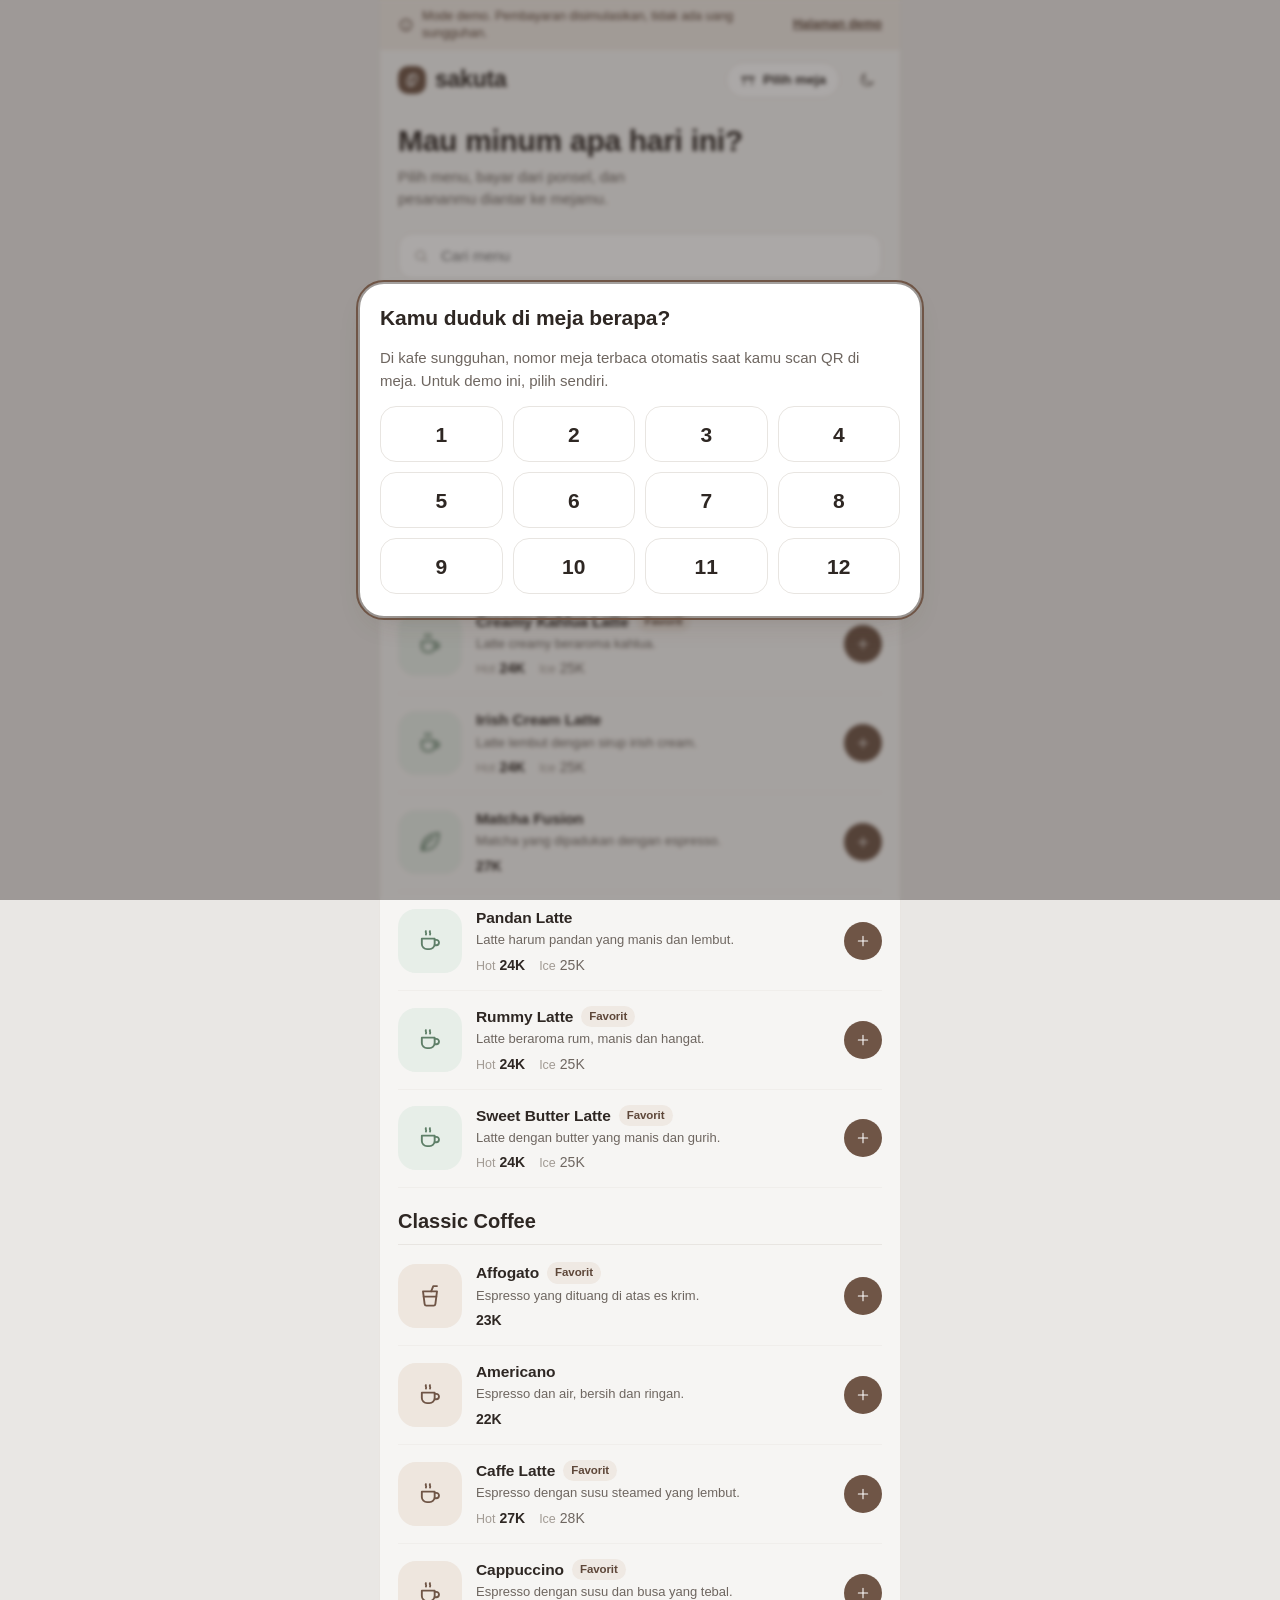
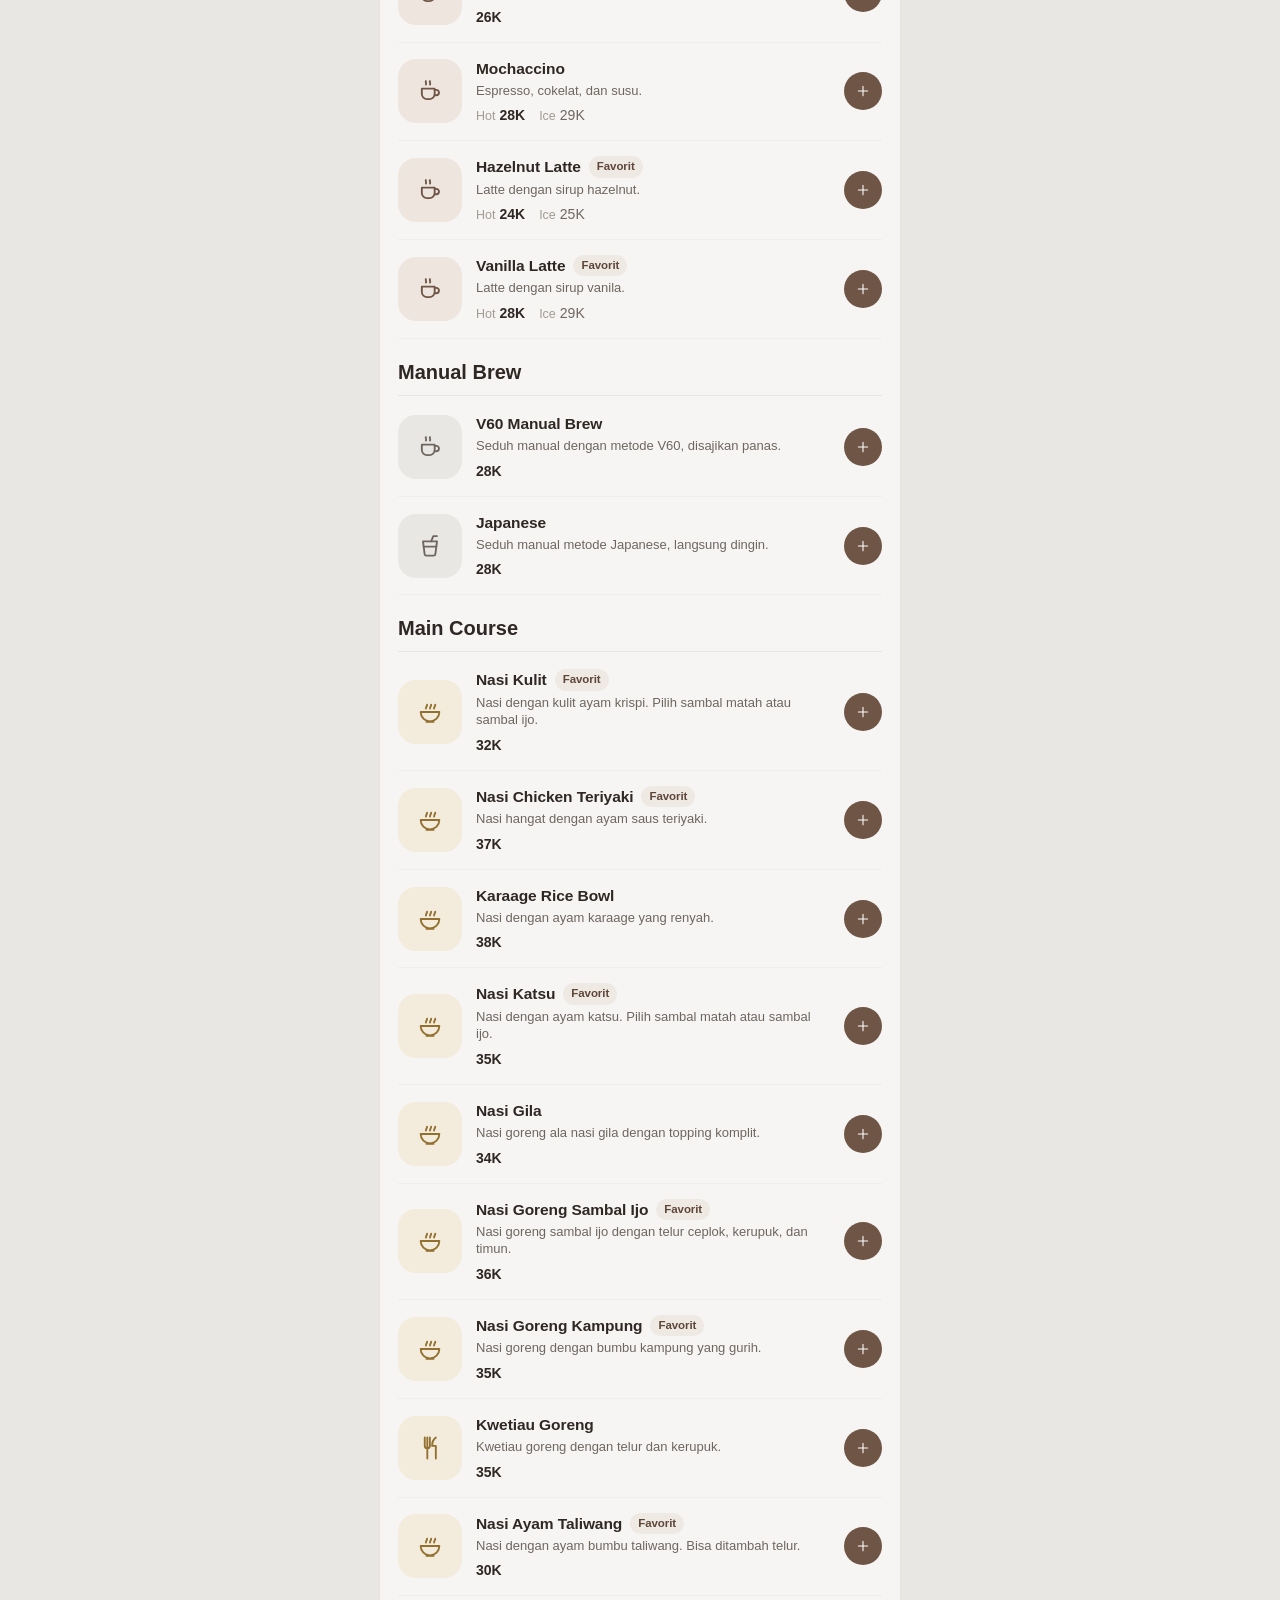
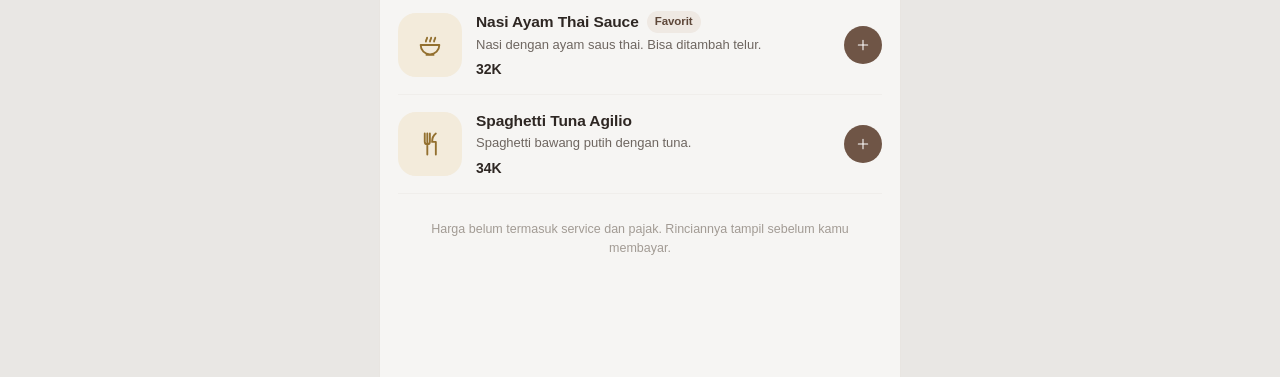
<file: menu.html>
<!DOCTYPE html>
<html lang="id">
<head>
<meta charset="utf-8">
<meta name="viewport" content="width=device-width, initial-scale=1, viewport-fit=cover">
<meta name="theme-color" content="#F6F5F3">
<script>(function(){try{var t=localStorage.getItem("sk_theme")||(matchMedia("(prefers-color-scheme: dark)").matches?"dark":"light");document.documentElement.setAttribute("data-theme",t)}catch(e){}})()</script>
<title>Sakuta | Pesan dari meja</title>
<link rel="stylesheet" href="sakuta.css">
<style>
body{background:var(--paper)}
.app{max-width:520px;margin:0 auto;min-height:100vh;min-height:100dvh;background:var(--paper);position:relative;padding-bottom:120px}
@media(min-width:560px){body{background:var(--stone)}.app{box-shadow:0 0 0 1px var(--line)}}

.demo-bar{display:flex;align-items:center;gap:8px;padding:8px 18px;background:var(--oat);color:var(--cocoa-2);font-size:12.5px;line-height:1.35}
.demo-bar .ic{flex:none}
.demo-bar a{margin-left:auto;font-weight:600;white-space:nowrap;color:var(--cocoa-2)}
.embed .demo-bar{display:none}

.top{position:sticky;top:0;z-index:20;height:60px;padding:0 14px 0 18px;display:flex;align-items:center;justify-content:space-between;background:color-mix(in srgb,var(--paper) 94%,transparent);backdrop-filter:blur(10px);-webkit-backdrop-filter:blur(10px)}
.top-r{display:flex;align-items:center;gap:8px}
.pill{display:inline-flex;align-items:center;gap:7px;height:36px;padding:0 13px;border-radius:99px;background:var(--card);border:1px solid var(--line);font-size:13.5px;font-weight:600;transition:border-color .15s;white-space:nowrap;flex:none}
.pill:hover{border-color:var(--latte)}
.pill i{width:8px;height:8px;border-radius:50%;background:var(--sage);flex:none}
.pill.warn i{background:#C69A45}
.pill.wait i{background:var(--cocoa)}
@media(max-width:480px){
  .top{padding:0 10px 0 14px}
  .top-r{gap:6px}
  .pill{padding:0 10px;gap:6px}
  .pill .lbl{display:none}
}

.hero{padding:14px 18px 6px}
.hero h1{font-family:var(--serif);font-weight:600;font-size:30px;line-height:1.14;letter-spacing:-.01em}
.hero p{margin-top:8px;color:var(--ink-2);max-width:34ch}
.search{display:flex;align-items:center;gap:10px;margin:16px 18px 0;height:46px;padding:0 14px;border-radius:14px;background:var(--card);border:1px solid var(--line);color:var(--ink-3)}
.search:focus-within{border-color:var(--latte);box-shadow:0 0 0 4px rgba(194,166,146,.22)}
.search input{flex:1;border:0;outline:0;background:none;min-width:0;color:var(--ink)}
.cats{position:sticky;top:60px;z-index:15;display:flex;gap:8px;padding:12px 18px;overflow-x:auto;scrollbar-width:none;background:linear-gradient(var(--paper) 78%,color-mix(in srgb,var(--paper) 0%,transparent))}
.cats::-webkit-scrollbar{display:none}
.cat{flex:none;height:36px;padding:0 15px;border-radius:99px;font-size:14px;font-weight:600;color:var(--ink-2);background:transparent;transition:background .15s,color .15s}
.cat:hover{background:var(--stone)}
.cat.on{background:var(--ink);color:var(--paper)}

#list{padding:0 18px}
.sec{font-family:var(--serif);font-weight:600;font-size:20px;margin:18px 0 2px;padding-bottom:8px;border-bottom:1px solid var(--line)}
.item{display:grid;grid-template-columns:64px 1fr auto;gap:14px;align-items:center;padding:14px 0;border-bottom:1px solid var(--line-2);cursor:pointer}
.item .tile{width:64px;height:64px}
.item .tile .ic{width:28px;height:28px}
.item h3{font-size:15.5px;font-weight:600;letter-spacing:-.005em;display:flex;align-items:center;gap:8px;flex-wrap:wrap}
.item p{font-size:13px;color:var(--ink-2);line-height:1.35;margin-top:2px;display:-webkit-box;-webkit-line-clamp:2;-webkit-box-orient:vertical;overflow:hidden}
.item .price{font-weight:600;font-size:14px;margin-top:6px;display:flex;gap:6px 14px;flex-wrap:wrap}
.item .price span+span{color:var(--ink-2);font-weight:500}
.item .price small{font-weight:500;color:var(--ink-3);font-size:12.5px;margin-right:4px}
.add{min-width:38px;height:38px;padding:0 10px;border-radius:99px;background:var(--cocoa);color:var(--on-cocoa);display:grid;place-items:center;font-weight:700;font-variant-numeric:tabular-nums;transition:background .15s}
.add:hover{background:var(--cocoa-2)}
.item.off{cursor:default}
.item.off .tile,.item.off>div:nth-child(2){opacity:.5}
.soldout{font-size:12.5px;font-weight:600;color:var(--rose);background:var(--rose-t);padding:5px 10px;border-radius:99px}
.foot-note{text-align:center;color:var(--ink-3);font-size:12.5px;padding:26px 20px 0}

.cartbar{position:fixed;left:0;right:0;bottom:calc(16px + env(safe-area-inset-bottom,0px));display:flex;justify-content:center;pointer-events:none;z-index:30}
.cartbar button{pointer-events:auto;width:calc(100% - 32px);max-width:488px;height:58px;border-radius:20px;background:var(--cocoa);color:var(--on-cocoa);display:flex;align-items:center;justify-content:space-between;padding:0 20px 0 12px;box-shadow:0 16px 32px -12px rgba(80,56,42,.6);animation:pop .25s ease-out}
.cartbar .n{width:34px;height:34px;border-radius:12px;background:color-mix(in srgb,var(--on-cocoa) 16%,transparent);display:grid;place-items:center;font-weight:700}
.cartbar .l{display:flex;align-items:center;gap:12px;font-weight:600}
.cartbar b{font-variant-numeric:tabular-nums}

/* sheet isi */
.row{display:flex;align-items:center;gap:12px}
.row.sb{justify-content:space-between}
.grp{border:0;padding:0;margin:18px 0 0;min-width:0}
.grp legend{font-size:13.5px;font-weight:600;margin-bottom:9px;padding:0}
.choice em{font-style:normal;color:inherit;opacity:.7;font-size:12.5px}
.sheet .field{margin-top:18px}
.cline{display:grid;grid-template-columns:1fr auto;gap:4px 12px;padding:14px 0;border-bottom:1px solid var(--line-2)}
.cline.cline-cart{grid-template-columns:1fr auto;grid-template-areas:"info price" "step step";align-items:start}
.cline.cline-cart>div:first-child{grid-area:info}
.cline.cline-cart>.pr{grid-area:price}
.cline.cline-cart>.stepper{grid-area:step;justify-self:start;margin-top:8px}
.cline b{font-weight:600}
.cline small{display:block;color:var(--ink-2);font-size:12.5px;line-height:1.35}
.cline .pr{font-weight:600;text-align:right;font-variant-numeric:tabular-nums}
.cline .warn{color:var(--rose);font-weight:600}
.sum{margin-top:14px;display:grid;gap:7px;font-size:14px}
.sum div{display:flex;justify-content:space-between;color:var(--ink-2)}
.sum .t{color:var(--ink);font-weight:700;font-size:16px;padding-top:10px;border-top:1px solid var(--line)}
.pay-opt{display:flex;gap:12px;align-items:flex-start;padding:13px 14px;border:1px solid var(--line);border-radius:16px;cursor:pointer;position:relative;background:var(--card);transition:border-color .15s,background .15s}
.pay-opt input{position:absolute;opacity:0}
.pay-opt .mi{width:38px;height:38px;border-radius:12px;background:var(--oat);color:var(--cocoa);display:grid;place-items:center;flex:none}
.pay-opt b{display:block;font-weight:600;font-size:14.5px}
.pay-opt small{color:var(--ink-2);font-size:12.5px;line-height:1.35}
.pay-opt:has(input:checked){border-color:var(--cocoa);background:var(--tint);box-shadow:0 0 0 1px var(--cocoa) inset}
.pay-opt:has(input:focus-visible){outline:2px solid var(--cocoa);outline-offset:2px}
.tgrid{display:grid;grid-template-columns:repeat(4,1fr);gap:10px;margin-top:14px}
.tgrid button{height:56px;border-radius:16px;border:1px solid var(--line);background:var(--card);font-family:var(--serif);font-weight:600;font-size:21px;transition:.15s}
.tgrid button:hover{border-color:var(--cocoa);background:var(--oat)}
.tgrid button.on{background:var(--cocoa);border-color:var(--cocoa);color:var(--on-cocoa)}

/* Snap (simulasi Midtrans) */
.snap{max-width:440px}
.snap-head{display:flex;justify-content:space-between;align-items:center;padding:14px 14px 0 20px}
.snap-brand{display:flex;gap:10px;align-items:center}
.snap-brand b{font-family:var(--serif);font-weight:600;font-size:19px;display:block;line-height:1.1}
.snap-brand small{display:block;color:var(--ink-3);font-size:12px;line-height:1.2}
.snap-amt{padding:12px 20px 16px;border-bottom:1px solid var(--line-2)}
.snap-amt>span{font-size:13px;color:var(--ink-2)}
.snap-amt>b{display:block;font-family:var(--serif);font-weight:600;font-size:32px;line-height:1.15;margin:2px 0 9px}
.snap-meta{display:flex;align-items:center;gap:10px;flex-wrap:wrap;font-size:13px;color:var(--ink-2)}
.snap-body{padding:16px 20px 24px}
.snap-body h4{font-size:14px;font-weight:600}
.methods{display:grid;gap:8px;margin-top:12px}
.methods button{width:100%;display:flex;align-items:center;gap:14px;text-align:left;padding:12px 14px;border:1px solid var(--line);border-radius:16px;background:var(--card);transition:border-color .15s,background .15s}
.methods button:hover{border-color:var(--latte);background:var(--tint)}
.methods .mi{width:42px;height:42px;border-radius:13px;background:var(--oat);color:var(--cocoa);display:grid;place-items:center;flex:none}
.methods b{display:block;font-weight:600;font-size:15px}
.methods small{color:var(--ink-2);font-size:12.5px}
.methods .go{margin-left:auto;color:var(--ink-3)}
.snap-note{margin-top:14px;font-size:12.5px;color:var(--ink-3);line-height:1.4}
.backl{display:inline-flex;align-items:center;gap:6px;font-size:13.5px;font-weight:600;color:var(--ink-2);margin-bottom:10px}
.qrbox{margin:14px auto 4px;width:212px;padding:12px;border-radius:20px;border:1px solid var(--line);background:#fff}
.qrbox svg{width:100%;height:auto}
.center{text-align:center}
.steps{margin-top:12px;display:grid;gap:8px;font-size:13.5px;color:var(--ink-2);counter-reset:s}
.steps li{display:grid;grid-template-columns:22px 1fr;gap:10px;counter-increment:s}
.steps li::before{content:counter(s);width:22px;height:22px;border-radius:50%;background:var(--oat);color:var(--cocoa-2);font-size:12px;font-weight:700;display:grid;place-items:center}
.va{display:flex;align-items:center;justify-content:space-between;gap:12px;background:var(--paper);border:1px solid var(--line);padding:14px 16px;border-radius:16px;margin-top:12px}
.va b{font-size:20px;letter-spacing:.04em;font-variant-numeric:tabular-nums}
.va small{display:block;color:var(--ink-2);font-size:12.5px}
.sim{margin-top:18px;border:1.5px dashed var(--latte);border-radius:16px;padding:14px;background:var(--tint)}
.sim-t{display:flex;align-items:center;gap:8px;font-size:13.5px;color:var(--cocoa-2)}
.sim p{font-size:12.5px;color:var(--ink-2);margin:4px 0 12px;line-height:1.4}
.sim .row{flex-wrap:wrap}
.cardf{display:grid;gap:12px;margin-top:12px}
.cardf .two{display:grid;grid-template-columns:1fr 1fr;gap:12px}
.state{padding:46px 20px 50px;text-align:center;display:grid;justify-items:center;gap:10px}
.state h4{font-family:var(--serif);font-weight:600;font-size:22px}
.state p{color:var(--ink-2);max-width:30ch;font-size:14px}
.okc{width:64px;height:64px;border-radius:50%;background:var(--sage-t);color:var(--sage);display:grid;place-items:center;animation:pop .35s ease-out}
.okc .ic{width:30px;height:30px;stroke-width:2}
.xc{background:var(--rose-t);color:var(--rose)}

/* Halaman status pesanan */
.ohero{margin:8px 18px 0;padding:22px 20px;border-radius:24px;background:var(--card);border:1px solid var(--line)}
.ohero h1{font-family:var(--serif);font-weight:600;font-size:28px;line-height:1.15;letter-spacing:-.01em}
.ohero .lead{color:var(--ink-2);margin-top:8px}
.omet{display:flex;gap:8px;align-items:center;flex-wrap:wrap;margin-bottom:16px}
.bigcode{margin-top:16px;padding:14px;border-radius:16px;background:var(--paper);text-align:center;font-family:var(--serif);font-weight:600;font-size:30px;letter-spacing:.02em}
.tl{margin-top:22px;display:grid}
.tl li{display:grid;grid-template-columns:28px 1fr auto;gap:12px;position:relative;padding-bottom:20px}
.tl li:last-child{padding-bottom:0}
.tl li::before{content:"";position:absolute;left:13px;top:28px;bottom:-2px;width:2px;background:var(--line)}
.tl li.done::before{background:var(--cocoa)}
.tl li:last-child::before{display:none}
.dot{width:28px;height:28px;border-radius:50%;border:2px solid var(--line);background:var(--card);display:grid;place-items:center;color:var(--on-cocoa)}
.dot .ic{width:15px;height:15px;stroke-width:2.4}
.done .dot{background:var(--cocoa);border-color:var(--cocoa)}
.now .dot{border-color:var(--cocoa);box-shadow:0 0 0 5px rgba(111,85,70,.14);animation:breathe 2.6s ease-in-out infinite}
.now .dot::after{content:"";width:10px;height:10px;border-radius:50%;background:var(--cocoa)}
@keyframes breathe{50%{box-shadow:0 0 0 9px rgba(111,85,70,.05)}}
.tl b{display:block;font-weight:600;line-height:1.3;padding-top:3px}
.tl small{color:var(--ink-2);font-size:13px}
.tl li:not(.done):not(.now) b{color:var(--ink-3)}
.tl time{font-size:13px;color:var(--ink-2);padding-top:4px;font-variant-numeric:tabular-nums}
.actions{display:grid;gap:10px;margin-top:20px}
.card{margin:14px 18px 0;padding:18px 20px;border-radius:22px;background:var(--card);border:1px solid var(--line)}
.card h2{font-family:var(--serif);font-weight:600;font-size:18px;margin-bottom:4px}
.rate{display:flex;gap:6px;margin-top:14px}
.rate button{color:var(--line);transition:color .15s,transform .1s}
.rate button.on,.rate button:hover{color:#C9A15A}
.rate button .ic{width:30px;height:30px}
.rate button.on .ic{fill:currentColor}
.mt{margin-top:14px}
.linkbtn{display:inline-flex;align-items:center;gap:6px;font-weight:600;color:var(--cocoa-2);font-size:14px;padding:6px 0}
@media(prefers-reduced-motion:reduce){.now .dot{animation:none}}
</style>
</head>
<body>
<div class="app" id="app">
  <div class="demo-bar">
    <svg class="ic sm" viewBox="0 0 24 24" fill="none" stroke="currentColor" stroke-width="1.7" stroke-linecap="round" stroke-linejoin="round"><circle cx="12" cy="12" r="8.5"/><path d="M12 11v5M12 8h.01"/></svg>
    <span>Mode demo. Pembayaran disimulasikan, tidak ada uang sungguhan.</span>
    <a href="index.html">Halaman demo</a>
  </div>
  <header class="top" id="top"></header>
  <main id="view"></main>
  <div class="cartbar" id="cartbar"></div>
</div>
<div id="sheet-root"></div>

<script src="qrcode.js"></script>
<script src="sakuta-core.js"></script>
<script>
(function () {
  'use strict';
  const S = window.Sakuta, esc = S.esc, rp = S.rp, ic = S.icon;
  const $ = (s, r) => (r || document).querySelector(s);
  const qs = new URLSearchParams(location.search);
  if (qs.get('embed')) document.documentElement.classList.add('embed');

  /* ---------- state lokal pelanggan ---------- */
  let table = parseInt(qs.get('meja'), 10) || parseInt(sessionStorage.getItem('sk_table') || '0', 10) || 0;
  if (table) sessionStorage.setItem('sk_table', table);
  let cart = []; try { cart = JSON.parse(sessionStorage.getItem('sk_cart') || '[]'); } catch (e) { }
  let cat = 'Semua', q = '', custName = sessionStorage.getItem('sk_name') || '', payMode = 'online';
  let timers = [];
  const view = $('#view');
  const lastTok = () => localStorage.getItem('sk_last');
  const clearTimers = () => { timers.forEach(clearInterval); timers = []; };

  const saveCart = () => { sessionStorage.setItem('sk_cart', JSON.stringify(cart)); drawCartbar(); };
  const keyOf = l => l.id + '|' + JSON.stringify(l.sel || {}) + '|' + (l.note || '');
  const isOrderView = () => /^#\/order\//.test(location.hash);
  const menuOf = id => S.state().menu.find(m => m.id === id);
  function priced() {
    return cart.map(l => {
      const m = menuOf(l.id); if (!m) return null;
      const pl = S.priceLine(m, l.sel);
      return Object.assign({}, l, { name: m.name, unit: pl.unit, labels: pl.labels, off: m.on === false });
    }).filter(Boolean);
  }
  const cartQty = () => cart.reduce((a, l) => a + l.qty, 0);

  /* ---------- sheet helper ---------- */
  function openSheet(html, opt) {
    opt = opt || {};
    const ov = document.createElement('div'); ov.className = 'overlay' + (opt.mid ? ' mid' : '');
    const sh = document.createElement('div'); sh.className = 'sheet' + (opt.cls ? ' ' + opt.cls : '');
    sh.setAttribute('role', 'dialog'); sh.setAttribute('aria-modal', 'true'); sh.tabIndex = -1;
    sh.innerHTML = html; ov.appendChild(sh); $('#sheet-root').appendChild(ov);
    document.body.style.overflow = 'hidden';
    const api = {
      el: ov, sheet: sh,
      close() {
        if (!ov.isConnected) return; ov.remove(); document.removeEventListener('keydown', onKey);
        if (!$('#sheet-root').children.length) document.body.style.overflow = '';
        opt.onClose && opt.onClose();
      }
    };
    function onKey(e) { if (e.key === 'Escape' && !opt.force && ov === $('#sheet-root').lastElementChild) api.close(); }
    document.addEventListener('keydown', onKey);
    ov.addEventListener('mousedown', e => { if (e.target === ov && !opt.force) api.close(); });
    sh.addEventListener('click', e => { if (e.target.closest('[data-close]')) api.close(); });
    sh.focus({ preventScroll: true });
    return api;
  }
  const closeAll = () => { $('#sheet-root').innerHTML = ''; document.body.style.overflow = ''; };

  /* ---------- header ---------- */
  function drawTop() {
    const tok = lastTok(), o = tok && S.byToken(tok);
    let mine = '';
    if (o) {
      const k = o.status === 'pending' ? 'warn' : (o.status === 'delivered' || o.status === 'cancelled' || o.status === 'expired') ? '' : 'wait';
      mine = '<a class="pill ' + k + '" href="#/order/' + o.token + '" aria-label="Pesananku"><i></i><span class="lbl">Pesananku</span></a>';
    }
    $('#top').innerHTML =
      '<span class="logo">' + S.logoMark() + '<span>sakuta</span></span>' +
      '<div class="top-r">' + mine + '<button class="pill" id="tbtn" aria-label="Ganti nomor meja">' + ic('table', 'sm') + '<span class="lbl">' + (table ? 'Meja ' + table : 'Pilih meja') + '</span></button>' + S.themeBtn() + '</div>';
  }

  /* ---------- halaman menu ---------- */
  function renderMenu() {
    clearTimers();
    document.title = 'Sakuta | Pesan dari meja';
    view.innerHTML =
      '<section class="hero"><h1>Mau minum apa hari ini?</h1><p>Pilih menu, bayar dari ponsel, dan pesananmu diantar ke ' + (table ? 'Meja ' + table : 'mejamu') + '.</p></section>' +
      '<label class="search">' + ic('search', 'sm') + '<input id="q" type="search" placeholder="Cari menu" autocomplete="off" aria-label="Cari menu" value="' + esc(q) + '"></label>' +
      '<nav class="cats" id="cats" aria-label="Kategori"></nav><div id="list"></div>' +
      '<p class="foot-note">Harga belum termasuk service dan pajak. Rinciannya tampil sebelum kamu membayar.</p>';
    drawCats(); drawList(); drawCartbar();
  }
  function drawCats() {
    const el = $('#cats'); if (!el) return;
    el.innerHTML = ['Semua'].concat(S.CATS).map(c => '<button class="cat' + (c === cat ? ' on' : '') + '" data-cat="' + c + '">' + c + '</button>').join('');
  }
  function itemRow(m) {
    const inCart = cart.filter(l => l.id === m.id), n = inCart.reduce((a, l) => a + l.qty, 0), hasOpts = (m.opts || []).length > 0;
    let act = '';
    if (m.on === false) act = '<span class="soldout">Habis</span>';
    else if (!hasOpts && n) act = '<div class="stepper" data-stop><button data-dec="' + m.id + '" aria-label="Kurangi">' + ic('minus', 'sm') + '</button><b>' + n + '</b><button data-inc="' + m.id + '" aria-label="Tambah">' + ic('plus', 'sm') + '</button></div>';
    else act = '<button class="add" data-add="' + m.id + '" aria-label="Tambah ' + esc(m.name) + '">' + (n ? n : ic('plus', 'sm')) + '</button>';
    return '<article class="item' + (m.on === false ? ' off' : '') + '" data-id="' + m.id + '"><div class="tile ' + S.CAT_TILE[m.cat] + '">' + ic(m.ic) + '</div><div><h3>' + esc(m.name) + (m.tag ? '<span class="tag">' + m.tag + '</span>' : '') + '</h3><p>' + esc(m.desc) + '</p><div class="price num">' + S.priceTags(m).map(t => '<span>' + (t.l ? '<small>' + t.l + '</small>' : '') + S.kfmt(t.v) + '</span>').join('') + '</div></div><div>' + act + '</div></article>';
  }
  function drawList() {
    const el = $('#list'); if (!el) return;
    const menu = S.state().menu, needle = q.trim().toLowerCase();
    let html = '';
    if (needle) {
      const r = menu.filter(m => (m.name + ' ' + m.desc).toLowerCase().includes(needle));
      html = r.length ? '<h2 class="sec">Hasil pencarian</h2>' + r.map(itemRow).join('') : '<div class="empty">' + ic('search') + '<h3>Menu tidak ditemukan</h3><p>Coba kata kunci lain, misalnya kopi atau matcha.</p></div>';
    } else {
      (cat === 'Semua' ? S.CATS : [cat]).forEach(c => {
        const r = menu.filter(m => m.cat === c); if (r.length) html += '<section><h2 class="sec">' + c + '</h2>' + r.map(itemRow).join('') + '</section>';
      });
    }
    el.innerHTML = html;
  }
  function drawCartbar() {
    const el = $('#cartbar'); if (!el) return;
    if (isOrderView() || !cart.length) { el.innerHTML = ''; return; }
    const t = S.totals(priced(), S.state().settings);
    el.innerHTML = '<button id="opencart"><span class="l"><span class="n">' + cartQty() + '</span>Lihat pesanan</span><b>' + rp(t.total) + '</b></button>';
  }

  function addSimple(id, d) {
    const i = cart.findIndex(l => l.id === id && !Object.keys(l.sel || {}).length && !l.note);
    if (i >= 0) { cart[i].qty += d; if (cart[i].qty <= 0) cart.splice(i, 1); }
    else if (d > 0) cart.push({ id, qty: 1, sel: {}, note: '' });
    saveCart(); drawList();
  }

  /* ---------- sheet: detail item ---------- */
  function openItem(id) {
    const m = menuOf(id); if (!m || m.on === false) return;
    let qty = 1;
    const groups = (m.opts || []).map((g, gi) =>
      '<fieldset class="grp"><legend>' + g.g + (g.multi ? ' <span class="faint" style="font-weight:500">(boleh lebih dari satu)</span>' : '') + '</legend><div class="choices">' +
      g.c.map((c, ci) => '<label class="choice"><input type="' + (g.multi ? 'checkbox' : 'radio') + '" name="g' + gi + '" value="' + esc(c.l) + '"' + (!g.multi && ci === 0 ? ' checked' : '') + '><span>' + esc(c.l) + (c.p ? ' <em>+' + rp(c.p) + '</em>' : '') + '</span></label>').join('') +
      '</div></fieldset>').join('');
    const sh = openSheet(
      '<div class="grab"></div><div class="sheet-head"><h3>' + esc(m.name) + '</h3><button class="icon-btn" data-close aria-label="Tutup">' + ic('x') + '</button></div>' +
      '<div class="sheet-body"><p class="muted">' + esc(m.desc) + '</p>' + groups +
      '<label class="field"><span>Catatan untuk barista atau dapur</span><textarea class="input" id="note" maxlength="120" placeholder="Contoh: es batu sedikit"></textarea></label></div>' +
      '<div class="sheet-foot"><div class="row sb"><div class="stepper"><button id="qm" aria-label="Kurangi">' + ic('minus', 'sm') + '</button><b id="qv">1</b><button id="qp" aria-label="Tambah">' + ic('plus', 'sm') + '</button></div><button class="btn btn-primary btn-lg" id="ok" style="flex:1">Tambah <span class="num" id="tot"></span></button></div></div>', { mid: true });
    const root = sh.sheet;
    const readSel = () => { const sel = {}; (m.opts || []).forEach((g, gi) => { const els = root.querySelectorAll('input[name=g' + gi + ']:checked'); sel[g.g] = g.multi ? Array.from(els).map(e => e.value) : (els[0] ? els[0].value : g.c[0].l); }); return sel; };
    const upd = () => { $('#qv', root).textContent = qty; $('#tot', root).textContent = rp(S.priceLine(m, readSel()).unit * qty); };
    root.addEventListener('change', upd);
    $('#qm', root).onclick = () => { qty = Math.max(1, qty - 1); upd(); };
    $('#qp', root).onclick = () => { qty = Math.min(20, qty + 1); upd(); };
    $('#ok', root).onclick = () => {
      const l = { id: m.id, qty, sel: readSel(), note: $('#note', root).value.trim() };
      const i = cart.findIndex(x => keyOf(x) === keyOf(l));
      if (i >= 0) cart[i].qty += qty; else cart.push(l);
      saveCart(); drawList(); sh.close(); S.toast(m.name + ' masuk ke pesanan', { icon: 'check' });
    };
    upd();
  }

  /* ---------- sheet: pilih meja ---------- */
  function openTablePicker(after, force) {
    const n = S.state().settings.tables;
    let btns = ''; for (let i = 1; i <= n; i++) btns += '<button data-t="' + i + '" class="' + (i === table ? 'on' : '') + '">' + i + '</button>';
    const sh = openSheet(
      '<div class="grab"></div><div class="sheet-head"><h3>Kamu duduk di meja berapa?</h3>' + (force ? '' : '<button class="icon-btn" data-close aria-label="Tutup">' + ic('x') + '</button>') + '</div>' +
      '<div class="sheet-body"><p class="muted">Di kafe sungguhan, nomor meja terbaca otomatis saat kamu scan QR di meja. Untuk demo ini, pilih sendiri.</p><div class="tgrid">' + btns + '</div></div>', { mid: true, force });
    sh.sheet.addEventListener('click', e => {
      const b = e.target.closest('[data-t]'); if (!b) return;
      table = +b.dataset.t; sessionStorage.setItem('sk_table', table); sh.close(); drawTop(); route(); after && after();
    });
  }

  /* ---------- sheet: keranjang ---------- */
  function openCart() {
    const set = () => S.state().settings;
    const sh = openSheet('', { mid: true });
    const root = sh.sheet;
    function draw() {
      const ls = priced(), t = S.totals(ls, set()), anyOff = ls.some(l => l.off);
      if (!ls.length) { sh.close(); return; }
      if (!set().cash) payMode = 'online';
      root.innerHTML =
        '<div class="grab"></div><div class="sheet-head"><h3>Pesananmu</h3><button class="icon-btn" data-close aria-label="Tutup">' + ic('x') + '</button></div>' +
        '<div class="sheet-body">' +
        '<div class="row sb"><span class="badge b-cocoa">' + ic('table', 'sm') + (table ? 'Meja ' + table : 'Belum pilih meja') + '</span><button class="linkbtn" data-tbl>' + (table ? 'Ganti meja' : 'Pilih meja') + '</button></div>' +
        ls.map((l, i) => '<div class="cline cline-cart"><div><b>' + esc(l.name) + '</b>' + (l.off ? '<small class="warn">Menu ini sudah habis. Hapus dari pesanan.</small>' : '') + (l.labels.length ? '<small>' + esc(l.labels.join(', ')) + '</small>' : '') + (l.note ? '<small>Catatan: ' + esc(l.note) + '</small>' : '') + '</div><div class="pr">' + rp(l.unit * l.qty) + '</div>' +
          '<div class="stepper"><button data-dec="' + i + '" aria-label="Kurangi">' + ic('minus', 'sm') + '</button><b>' + l.qty + '</b><button data-inc="' + i + '" aria-label="Tambah">' + ic('plus', 'sm') + '</button></div></div>').join('') +
        '<label class="field"><span>Nama pemesan (boleh dikosongkan)</span><input class="input" id="cname" maxlength="30" placeholder="Supaya barista mudah memanggil" value="' + esc(custName) + '"></label>' +
        '<div class="field"><span>Cara bayar</span>' +
        '<label class="pay-opt"><input type="radio" name="pm" value="online"' + (payMode === 'online' ? ' checked' : '') + '><span class="mi">' + ic('wallet') + '</span><span><b>Bayar online</b><small>QRIS, e-wallet, virtual account, atau kartu lewat Midtrans. Kasir langsung tahu saat lunas.</small></span></label>' +
        (set().cash ? '<label class="pay-opt"><input type="radio" name="pm" value="cash"' + (payMode === 'cash' ? ' checked' : '') + '><span class="mi">' + ic('cash') + '</span><span><b>Bayar di kasir</b><small>Kirim pesanan dulu, lalu sebutkan kode pesanan ke kasir untuk membayar tunai.</small></span></label>' : '') + '</div>' +
        '<div class="sum num"><div><span>Subtotal</span><span>' + rp(t.sub) + '</span></div><div><span>Service ' + set().service + '%</span><span>' + rp(t.service) + '</span></div><div><span>Pajak PB1 ' + set().tax + '%</span><span>' + rp(t.tax) + '</span></div><div class="t"><span>Total</span><span>' + rp(t.total) + '</span></div></div></div>' +
        '<div class="sheet-foot"><button class="btn btn-primary btn-lg btn-block" id="go"' + (anyOff ? ' disabled' : '') + '>' + (payMode === 'cash' ? 'Kirim pesanan' : 'Bayar ' + rp(t.total)) + '</button></div>';
    }
    root.addEventListener('click', e => {
      const d = e.target.closest('[data-dec]'), i = e.target.closest('[data-inc]');
      if (d) { const k = +d.dataset.dec; cart[k].qty--; if (cart[k].qty <= 0) cart.splice(k, 1); saveCart(); drawList(); draw(); }
      if (i) { const k = +i.dataset.inc; cart[k].qty = Math.min(20, cart[k].qty + 1); saveCart(); drawList(); draw(); }
      if (e.target.closest('[data-tbl]')) openTablePicker(draw);
      if (e.target.closest('#go')) checkout(sh);
    });
    root.addEventListener('change', e => { if (e.target.name === 'pm') { payMode = e.target.value; draw(); } });
    root.addEventListener('input', e => { if (e.target.id === 'cname') { custName = e.target.value; sessionStorage.setItem('sk_name', custName); } });
    draw();
  }

  function checkout(sh) {
    if (!table) { openTablePicker(() => checkout(sh)); return; }
    const lines = cart.map(l => ({ id: l.id, qty: l.qty, sel: l.sel, note: l.note }));
    const o = S.createOrder({ table, name: custName.trim(), lines, mode: payMode });
    if (!o) { S.toast('Ada menu yang habis. Periksa pesananmu.', { icon: 'info' }); return; }
    cart = []; saveCart(); localStorage.setItem('sk_last', o.token);
    closeAll(); location.hash = '#/order/' + o.token; drawTop();
    if (o.mode === 'online') setTimeout(() => openSnap(o.token), 280);
    else S.toast('Pesanan terkirim. Tunjukkan kode ' + o.code + ' ke kasir.', { icon: 'check', ms: 4200 });
  }

  /* ---------- simulasi Midtrans Snap ---------- */
  function openSnap(token) {
    const o = S.byToken(token); if (!o || o.status !== 'pending' || o.mode !== 'online') return;
    let screen = 'methods', method = null, bank = null, tick = null;
    const sh = openSheet('', { mid: true, cls: 'snap', force: true, onClose() { clearInterval(tick); } });
    const root = sh.sheet;
    const delay = ms => new Promise(r => setTimeout(r, ms));
    const head = () =>
      '<div class="snap-head"><div class="snap-brand">' + S.logoMark() + '<div><b>sakuta</b><small>Pembayaran aman</small></div></div><button class="icon-btn" data-close aria-label="Tutup">' + ic('x') + '</button></div>' +
      '<div class="snap-amt"><span>Total pembayaran</span><b class="num">' + rp(o.total) + '</b><div class="snap-meta"><span>Pesanan ' + o.code + '</span><span class="badge b-amber"><i></i>Bayar dalam <span id="snapcd" class="num">' + S.mmss(o.expiresAt - Date.now()) + '</span></span></div></div>';
    const back = to => '<button class="backl" data-go="' + to + '">' + ic('back', 'sm') + 'Ganti metode</button>';
    const sim = () => '<div class="sim"><div class="sim-t">' + ic('play', 'sm') + '<b>Simulator sandbox</b></div><p>Pada transaksi nyata, langkah ini dilakukan pelanggan di aplikasi bank atau e-wallet. Di sini, tekan tombol untuk meniru hasilnya.</p><div class="row"><button class="btn btn-primary btn-sm" data-sim="settlement">Simulasikan bayar berhasil</button><button class="btn btn-quiet btn-sm" data-sim="deny">Simulasikan gagal</button></div></div>';
    const mrow = (m, i, b, s) => '<li><button data-m="' + m + '"><span class="mi">' + ic(i) + '</span><span><b>' + b + '</b><small>' + s + '</small></span><span class="go">' + ic('chevR', 'sm') + '</span></button></li>';

    function body() {
      switch (screen) {
        case 'methods':
          return '<div class="snap-body"><h4>Pilih metode pembayaran</h4><ul class="methods">' +
            mrow('qris', 'qr', 'QRIS', 'Semua e-wallet dan mobile banking') + mrow('gopay', 'wallet', 'GoPay', 'Bayar lewat aplikasi Gojek') + mrow('shopeepay', 'wallet', 'ShopeePay', 'Bayar lewat aplikasi Shopee') +
            mrow('va', 'bank', 'Virtual account', 'BCA, BNI, BRI, Mandiri') + mrow('card', 'card', 'Kartu kredit atau debit', 'Visa, Mastercard, JCB') +
            '</ul><p class="snap-note">Tampilan ini meniru Midtrans Snap untuk keperluan demo. Tidak ada transaksi sungguhan.</p></div>';
        case 'va':
          return '<div class="snap-body">' + back('methods') + '<h4>Pilih bank</h4><ul class="methods">' +
            ['bca:BCA', 'bni:BNI', 'bri:BRI', 'mandiri:Mandiri'].map(x => { const [k, n] = x.split(':'); return mrow('va_' + k, 'bank', 'Bank ' + n, 'Virtual account ' + n); }).join('') + '</ul></div>';
        case 'qris':
          return '<div class="snap-body">' + back('methods') + '<h4 class="center">Scan untuk membayar</h4><div class="qrbox">' + S.qrSvg('SAKUTA-DEMO-QRIS|' + o.code + '|' + o.total, { margin: 0, label: 'QRIS simulasi' }) + '</div><ol class="steps"><li>Buka aplikasi e-wallet atau mobile banking.</li><li>Pilih Scan atau QRIS, lalu arahkan ke kode di atas.</li><li>Periksa nominal dan konfirmasi pembayaran.</li></ol>' + sim() + '</div>';
        case 'gopay': case 'shopeepay': {
          const n = method === 'gopay' ? 'GoPay' : 'ShopeePay';
          return '<div class="snap-body">' + back('methods') + '<h4>Bayar dengan ' + n + '</h4><ol class="steps"><li>Aplikasi ' + n + ' terbuka otomatis di ponselmu.</li><li>Periksa nominal pembayaran ke Sakuta.</li><li>Masukkan PIN untuk konfirmasi.</li></ol>' + sim() + '</div>';
        }
        case 'va_bca': case 'va_bni': case 'va_bri': case 'va_mandiri': {
          const va = S.vaFor(method, o.code), bn = method.slice(3).toUpperCase().replace('MANDIRI', 'Mandiri');
          return '<div class="snap-body">' + back('va') + '<h4>Transfer ke virtual account ' + bn + '</h4><div class="va"><div><small>Nomor virtual account</small><b>' + va + '</b></div><button class="btn btn-quiet btn-sm" data-copy="' + va + '">' + ic('copy', 'sm') + 'Salin</button></div><ol class="steps"><li>Buka ATM atau mobile banking ' + bn + '.</li><li>Pilih Transfer, lalu Virtual Account.</li><li>Masukkan nomor di atas dan konfirmasi ' + rp(o.total) + '.</li></ol>' + sim() + '</div>';
        }
        case 'card':
          return '<div class="snap-body">' + back('methods') + '<h4>Data kartu</h4><div class="cardf"><label class="field"><span>Nomor kartu</span><input class="input num" value="4811 1111 1111 1114" inputmode="numeric" aria-label="Nomor kartu"></label><div class="two"><label class="field"><span>Berlaku hingga</span><input class="input num" value="02/28" aria-label="Masa berlaku"></label><label class="field"><span>CVV</span><input class="input num" value="123" aria-label="CVV"></label></div><button class="btn btn-primary btn-lg btn-block" data-go="otp">Bayar ' + rp(o.total) + '</button></div><p class="snap-note">Kartu uji sandbox sudah terisi otomatis.</p></div>';
        case 'otp':
          return '<div class="snap-body"><h4>Verifikasi 3D Secure</h4><p class="muted" style="margin-top:6px;font-size:14px">Bank penerbit mengirim kode OTP ke ponselmu. Pada sandbox, kodenya 112233.</p><label class="field" style="margin-top:14px"><span>Kode OTP</span><input class="input num" value="112233" inputmode="numeric" aria-label="Kode OTP"></label><button class="btn btn-primary btn-lg btn-block" style="margin-top:14px" data-sim="settlement">Konfirmasi</button></div>';
        case 'processing':
          return '<div class="state"><div class="spin"></div><h4>Memverifikasi pembayaran</h4><p>Menunggu konfirmasi dari Midtrans. Jangan tutup halaman ini.</p></div>';
        case 'success':
          return '<div class="state"><div class="okc">' + ic('check') + '</div><h4>Pembayaran berhasil</h4><p>' + rp(o.total) + ' lewat ' + esc(S.METHOD[method] || 'Midtrans') + '. Pesananmu sudah masuk ke kasir.</p></div>';
        case 'failed':
          return '<div class="state"><div class="okc xc">' + ic('x') + '</div><h4>Pembayaran ditolak</h4><p>Transaksi tidak berhasil. Kamu bisa mencoba metode lain, tidak ada dana yang terpotong.</p><button class="btn btn-primary" data-go="methods" style="margin-top:6px">Coba metode lain</button></div>';
      }
    }
    function render() { root.innerHTML = head() + body(); }

    async function settle(status) {
      const m = method;
      screen = 'processing'; render();
      await Promise.all([S.notify(o.code, status, m), delay(1300)]);
      if (status === 'settlement') { screen = 'success'; render(); await delay(1700); sh.close(); S.toast('Pembayaran diterima. Kasir sudah mendapat pesananmu.', { icon: 'check', ms: 4200 }); }
      else { screen = 'failed'; render(); }
    }
    root.addEventListener('click', e => {
      const t = e.target;
      const m = t.closest('[data-m]'), g = t.closest('[data-go]'), s = t.closest('[data-sim]'), c = t.closest('[data-copy]');
      if (m) { method = m.dataset.m; screen = method === 'va' ? 'va' : method; render(); }
      else if (g) { screen = g.dataset.go; render(); }
      else if (s) settle(s.dataset.sim);
      else if (c) { try { navigator.clipboard.writeText(c.dataset.copy); } catch (er) { } S.toast('Nomor virtual account disalin', { icon: 'copy' }); }
    });
    tick = setInterval(() => {
      const el = $('#snapcd', root), left = o.expiresAt - Date.now();
      if (el) el.textContent = S.mmss(left);
      if (left <= 0) { clearInterval(tick); sh.close(); S.sweep(); S.toast('Waktu pembayaran habis.', { icon: 'clock' }); }
    }, 1000);
    render();
  }

  /* ---------- halaman status pesanan ---------- */
  const STEPS = [['paid', 'Pembayaran diterima', 'Kasir sudah menerima pesananmu.'], ['preparing', 'Sedang disiapkan', 'Barista dan dapur sedang mengerjakannya.'], ['ready', 'Siap diantar', 'Pesanan selesai dan dibawa ke mejamu.'], ['delivered', 'Sampai di meja', 'Selamat menikmati.']];
  let lastSeen = {};
  function renderOrder(token, opts) {
    clearTimers();
    const o = S.byToken(token);
    if (!o) {
      view.innerHTML = '<div class="empty" style="margin-top:40px">' + ic('receipt') + '<h3>Pesanan tidak ditemukan</h3><p>Kode ini tidak ada di data demo. Mungkin data demo sudah direset.</p><a class="btn btn-primary" style="margin-top:16px" href="#/">Kembali ke menu</a></div>';
      drawCartbar(); return;
    }
    document.title = o.code + ' | Sakuta';
    const prev = lastSeen[o.token]; lastSeen[o.token] = o.status;
    if (prev && prev !== o.status && opts && opts.live) {
      const msg = { paid: 'Pembayaran diterima', preparing: 'Pesananmu sedang disiapkan', ready: 'Pesananmu siap diantar', delivered: 'Pesananmu sudah sampai di meja', expired: 'Waktu pembayaran habis', cancelled: 'Pesanan dibatalkan' }[o.status];
      if (msg) S.toast(msg, { icon: 'bell' });
    }
    const idx = STEPS.findIndex(s => s[0] === o.status);
    const when = k => { const e = o.tl.find(x => x.s === k); return e ? S.timeStr(e.at) : ''; };
    let title, lead, extra = '', badge;
    switch (o.status) {
      case 'pending':
        badge = '<span class="badge b-amber"><i></i>Menunggu pembayaran</span>';
        if (o.mode === 'cash') { title = 'Bayar di kasir'; lead = 'Sebutkan kode pesanan ini ke kasir. Pesanan mulai dibuat setelah pembayaran diterima.'; extra = '<div class="bigcode num">' + o.code + '</div><div class="actions"><button class="btn btn-quiet" data-cancel="' + o.code + '">Batalkan pesanan</button></div>'; }
        else { title = 'Menunggu pembayaran'; lead = 'Selesaikan pembayaran dalam <b class="num" id="cd">' + S.mmss(o.expiresAt - Date.now()) + '</b>. Setelah lunas, pesanan langsung masuk ke kasir.'; extra = '<div class="actions"><button class="btn btn-primary btn-lg" data-pay="' + o.token + '">Lanjutkan pembayaran</button><button class="btn btn-quiet" data-cancel="' + o.code + '">Batalkan pesanan</button></div>'; }
        break;
      case 'paid': badge = '<span class="badge b-sage"><i></i>Lunas</span>'; title = 'Pesanan diterima'; lead = 'Kasir sudah menerima pesananmu dan akan segera menyiapkannya.'; break;
      case 'preparing': badge = '<span class="badge b-cocoa"><i></i>Diproses</span>'; title = 'Sedang disiapkan'; lead = 'Perkiraan 8 sampai 12 menit. Kamu tidak perlu menunggu di kasir.'; break;
      case 'ready': badge = '<span class="badge b-slate"><i></i>Siap</span>'; title = 'Siap diantar'; lead = 'Pesananmu sudah selesai dan sedang dibawa ke Meja ' + o.table + '.'; break;
      case 'delivered': badge = '<span class="badge b-sage"><i></i>Selesai</span>'; title = 'Selamat menikmati'; lead = 'Pesanan sudah diantar ke Meja ' + o.table + '. Bagaimana rasanya?';
        extra = '<div class="rate" role="group" aria-label="Beri nilai">' + [1, 2, 3, 4, 5].map(n => '<button data-rate="' + n + '" class="' + (o.rating >= n ? 'on' : '') + '" aria-label="' + n + ' bintang">' + ic('star') + '</button>').join('') + '</div>' + (o.rating ? '<p class="muted mt">Terima kasih atas penilaianmu.</p>' : ''); break;
      case 'expired': badge = '<span class="badge b-rose"><i></i>Kedaluwarsa</span>'; title = 'Waktu pembayaran habis'; lead = 'Pesanan ini otomatis dibatalkan karena belum dibayar. Kamu bisa membuat pesanan baru kapan saja.'; extra = '<div class="actions"><a class="btn btn-primary" href="#/">Pesan lagi</a></div>'; break;
      default: badge = '<span class="badge b-rose"><i></i>Dibatalkan</span>'; title = 'Pesanan dibatalkan'; lead = o.payStatus === 'refund' ? 'Pembayaranmu dikembalikan ke metode awal (simulasi refund).' : 'Pesanan ini dibatalkan.'; extra = '<div class="actions"><a class="btn btn-primary" href="#/">Pesan lagi</a></div>';
    }
    const showTL = ['paid', 'preparing', 'ready', 'delivered'].includes(o.status) || (o.status === 'pending' && o.mode === 'cash');
    const tl = showTL ? '<ol class="tl">' + STEPS.map((s, i) => {
      const cls = i < idx || (o.status === 'delivered') ? 'done' : i === idx ? 'now' : '';
      return '<li class="' + cls + '"><span class="dot">' + (cls === 'done' ? ic('check') : '') + '</span><div><b>' + s[1] + '</b>' + (cls === 'now' ? '<small>' + s[2] + '</small>' : '') + '</div><time>' + when(s[0]) + '</time></li>';
    }).join('') + '</ol>' : '';
    const lines = o.lines.map(l => '<div class="cline"><div><b>' + l.qty + '× ' + esc(l.name) + '</b>' + (l.opts.length ? '<small>' + esc(l.opts.join(', ')) + '</small>' : '') + (l.note ? '<small>Catatan: ' + esc(l.note) + '</small>' : '') + '</div><div class="pr">' + rp(l.unit * l.qty) + '</div></div>').join('');
    view.innerHTML =
      '<div style="padding:6px 18px 0"><a class="linkbtn" href="#/">' + ic('back', 'sm') + 'Menu</a></div>' +
      '<section class="ohero"><div class="omet">' + badge + '<span class="badge">' + ic('table', 'sm') + 'Meja ' + o.table + '</span><span class="badge num">' + o.code + '</span></div><h1>' + title + '</h1><p class="lead">' + lead + '</p>' + extra + tl + '</section>' +
      '<section class="card"><h2>Rincian pesanan</h2>' + lines + '<div class="sum num"><div><span>Subtotal</span><span>' + rp(o.sub) + '</span></div><div><span>Service</span><span>' + rp(o.service) + '</span></div><div><span>Pajak PB1</span><span>' + rp(o.tax) + '</span></div><div class="t"><span>Total</span><span>' + rp(o.total) + '</span></div></div></section>' +
      (o.payStatus === 'settlement' || o.payStatus === 'cash' ? '<section class="card"><h2>Pembayaran</h2><div class="sum"><div><span>Metode</span><span>' + esc(S.METHOD[o.method] || '-') + '</span></div><div><span>Waktu</span><span class="num">' + (o.paidAt ? S.timeStr(o.paidAt) : '-') + '</span></div></div></section>' : '') +
      '<div style="padding:18px"><a class="btn btn-line btn-block" href="#/">Pesan lagi</a></div>';
    drawCartbar();
    if (o.status === 'pending' && o.mode === 'online') {
      timers.push(setInterval(() => { const el = $('#cd'); const left = o.expiresAt - Date.now(); if (el) el.textContent = S.mmss(left); if (left <= 0) S.sweep(); }, 1000));
    }
  }

  /* ---------- router + events ---------- */
  function route() {
    const m = location.hash.match(/^#\/order\/(\w+)/);
    if (m) renderOrder(m[1]); else renderMenu();
    drawTop(); window.scrollTo(0, 0);
  }
  window.addEventListener('hashchange', route);

  document.addEventListener('click', e => {
    const t = e.target;
    if (t.closest('#tbtn')) return openTablePicker();
    if (t.closest('#opencart')) return openCart();
    const c = t.closest('[data-cat]'); if (c) { cat = c.dataset.cat; q = ''; const i = $('#q'); if (i) i.value = ''; drawCats(); drawList(); return; }
    const inc = t.closest('#list [data-inc]'); if (inc) return addSimple(inc.dataset.inc, 1);
    const dec = t.closest('#list [data-dec]'); if (dec) return addSimple(dec.dataset.dec, -1);
    const add = t.closest('#list [data-add]'); if (add) { const m = menuOf(add.dataset.add); return (m.opts || []).length ? openItem(m.id) : (addSimple(m.id, 1), S.toast(m.name + ' masuk ke pesanan', { icon: 'check' })); }
    const it = t.closest('#list .item'); if (it && !t.closest('[data-stop]')) return openItem(it.dataset.id);
    const pay = t.closest('[data-pay]'); if (pay) return openSnap(pay.dataset.pay);
    const can = t.closest('[data-cancel]'); if (can) { S.cancelOrder(can.dataset.cancel); return; }
    const rt = t.closest('[data-rate]'); if (rt) { const m = location.hash.match(/^#\/order\/(\w+)/); const o = m && S.byToken(m[1]); if (o) S.rate(o.code, +rt.dataset.rate); }
  });
  document.addEventListener('input', e => { if (e.target.id === 'q') { q = e.target.value; drawList(); } });

  S.on(() => {
    drawTop();
    const m = location.hash.match(/^#\/order\/(\w+)/);
    if (m) renderOrderLive(m[1]); else { const y = window.scrollY; drawList(); drawCartbar(); window.scrollTo(0, y); }
  });
  function renderOrderLive(tok) { const y = window.scrollY; renderOrder(tok, { live: true }); window.scrollTo(0, y); }
  setInterval(S.sweep, 8000);

  /* mulai */
  route();
  if (!table && !isOrderView()) openTablePicker(null, true);
  else if (isOrderView()) { const m = location.hash.match(/^#\/order\/(\w+)/); const o = S.byToken(m[1]); if (o) lastSeen[o.token] = o.status; }
})();
</script>
</body>
</html>
</file>
<file: sakuta.css>
/* ==========================================================
   Sakuta demo: token & komponen bersama
   Palet: cokelat kakao, abu hangat, putih. Semua lembut.
   ========================================================== */
:root{
  --paper:#F6F5F3;
  --card:#FFFFFF;
  --line:#E8E5E1;
  --line-2:#F0EEEB;
  --ink:#2E2723;
  --ink-2:#6E6660;
  --ink-3:#A29B94;
  --cocoa:#6F5546;
  --cocoa-2:#5E4739;
  --latte:#C2A692;
  --oat:#EFE9E3;
  --stone:#E9E7E4;
  --sage:#5F7F68;   --sage-t:#E7EEE8;
  --amber:#93702F;  --amber-t:#F3EBDB;
  --rose:#9A5852;   --rose-t:#F3E6E3;
  --slate:#617180;  --slate-t:#E7EBEE;
  --on-cocoa:#FFFFFF;
  --tint:#FAF7F4;
  --oat-2:#E6DDD3;
  --rose-t2:#EEDAD6;
  --tk:#EEE6DE; --tn:#E7EEE8; --tm:#F3EBDB; --tc:#E9E7E4;
  --switch-off:#D8D3CD;
  --hero:#7A6050;
  --ring:rgba(194,166,146,.24);
  color-scheme:light;
  /* Font sistem Apple (SF Pro) -- --display dipakai untuk judul (lebih tebal), --sans untuk teks isi */
  --display:-apple-system,BlinkMacSystemFont,"SF Pro Text","SF Pro Display","Helvetica Neue",Arial,sans-serif;
  --sans:-apple-system,BlinkMacSystemFont,"SF Pro Text","SF Pro Display","Helvetica Neue",Arial,sans-serif;
  --serif:var(--display); /* nama lama dipertahankan agar kompatibel */
  --shadow-s:0 1px 2px rgba(60,44,34,.06);
  --shadow-m:0 12px 32px -14px rgba(60,44,34,.28);
}
*,*::before,*::after{box-sizing:border-box}
html{-webkit-text-size-adjust:100%;scroll-behavior:smooth}
body{margin:0;background:var(--paper);color:var(--ink);font:400 15px/1.5 var(--sans);-webkit-font-smoothing:antialiased;text-rendering:optimizeLegibility}
h1,h2,h3,h4,h5,p,ul,ol,figure{margin:0;padding:0}
ul,ol{list-style:none}
button{font:inherit;color:inherit;background:none;border:0;padding:0;cursor:pointer}
input,select,textarea{font:inherit;color:inherit}
a{color:inherit}
svg{display:block}
[hidden]{display:none!important}
:focus-visible{outline:2px solid var(--cocoa);outline-offset:2px;border-radius:6px}
.ic{width:20px;height:20px;flex:none}
.ic.sm{width:16px;height:16px}
.ic.lg{width:24px;height:24px}
.serif{font-family:var(--serif);font-weight:600;letter-spacing:-.005em}
.num{font-variant-numeric:tabular-nums}
.muted{color:var(--ink-2)}
.faint{color:var(--ink-3)}
.sr{position:absolute;width:1px;height:1px;overflow:hidden;clip:rect(0 0 0 0);white-space:nowrap}

/* Logo */
.logo{display:inline-flex;align-items:center;gap:9px;font-family:var(--serif);font-weight:600;font-size:23px;letter-spacing:-.01em;color:var(--ink);text-decoration:none;line-height:1}
.logo-mark{width:28px;height:28px;border-radius:10px;background:var(--cocoa);color:var(--on-cocoa);display:grid;place-items:center}
.logo-mark svg{width:18px;height:18px}

/* Tombol */
.btn{display:inline-flex;align-items:center;justify-content:center;gap:8px;height:42px;padding:0 18px;border-radius:12px;font-weight:600;font-size:14.5px;border:1px solid transparent;transition:background .15s,border-color .15s,color .15s,transform .06s;white-space:nowrap;text-decoration:none}
.btn:active{transform:translateY(1px)}
.btn-primary{background:var(--cocoa);color:var(--on-cocoa)}
.btn-primary:hover{background:var(--cocoa-2)}
.btn-quiet{background:var(--oat);color:var(--cocoa-2)}
.btn-quiet:hover{background:var(--oat-2)}
.btn-line{background:var(--card);border-color:var(--line);color:var(--ink)}
.btn-line:hover{border-color:var(--latte)}
.btn-danger{background:var(--rose-t);color:var(--rose)}
.btn-danger:hover{background:var(--rose-t2)}
.btn-sm{height:34px;padding:0 13px;font-size:13.5px;border-radius:10px}
.btn-lg{height:52px;font-size:16px;border-radius:15px}
.btn-block{width:100%}
.btn[disabled]{opacity:.45;cursor:not-allowed;transform:none}
.icon-btn{width:38px;height:38px;border-radius:12px;display:grid;place-items:center;color:var(--ink-2);position:relative;transition:background .15s}
.icon-btn:hover{background:var(--stone)}

/* Badge status */
.badge{display:inline-flex;align-items:center;gap:6px;height:24px;padding:0 10px;border-radius:99px;font-size:12.5px;font-weight:600;background:var(--stone);color:var(--ink-2);white-space:nowrap}
.badge i{width:6px;height:6px;border-radius:50%;background:currentColor;flex:none}
.b-sage{background:var(--sage-t);color:var(--sage)}
.b-amber{background:var(--amber-t);color:var(--amber)}
.b-rose{background:var(--rose-t);color:var(--rose)}
.b-slate{background:var(--slate-t);color:var(--slate)}
.b-cocoa{background:var(--oat);color:var(--cocoa-2)}

/* Form */
.field{display:grid;gap:6px}
.field>span{font-size:13px;color:var(--ink-2);font-weight:500}
.input{height:44px;width:100%;border:1px solid var(--line);border-radius:12px;padding:0 14px;background:var(--card);outline:0;transition:border-color .15s,box-shadow .15s}
.input:focus{border-color:var(--latte);box-shadow:0 0 0 4px var(--ring)}
textarea.input{height:auto;padding:11px 14px;resize:vertical;min-height:74px;line-height:1.45}
select.input{appearance:none;background-image:url("data:image/svg+xml,%3Csvg xmlns='http://www.w3.org/2000/svg' width='16' height='16' viewBox='0 0 24 24' fill='none' stroke='%236E6660' stroke-width='2' stroke-linecap='round' stroke-linejoin='round'%3E%3Cpath d='M6 9l6 6 6-6'/%3E%3C/svg%3E");background-repeat:no-repeat;background-position:right 12px center;padding-right:36px}
.choices{display:flex;flex-wrap:wrap;gap:8px}
.choice{position:relative}
.choice input{position:absolute;inset:0;opacity:0;cursor:pointer;margin:0;width:100%;height:100%}
.choice span{display:inline-flex;align-items:center;gap:6px;height:38px;padding:0 15px;border-radius:99px;border:1px solid var(--line);background:var(--card);font-size:14px;font-weight:500;transition:background .15s,border-color .15s,color .15s}
.choice input:checked+span{background:var(--cocoa);border-color:var(--cocoa);color:var(--on-cocoa)}
.choice input:focus-visible+span{outline:2px solid var(--cocoa);outline-offset:2px}
.switch{position:relative;width:42px;height:24px;flex:none;display:inline-block}
.switch input{position:absolute;inset:0;opacity:0;cursor:pointer;margin:0;width:100%;height:100%;z-index:1}
.switch i{position:absolute;inset:0;border-radius:99px;background:var(--switch-off);transition:background .2s;pointer-events:none}
.switch i::after{content:"";position:absolute;left:3px;top:3px;width:18px;height:18px;border-radius:50%;background:#fff;box-shadow:0 1px 2px rgba(0,0,0,.22);transition:transform .2s}
.switch input:checked+i{background:var(--cocoa)}
.switch input:checked+i::after{transform:translateX(18px)}
.switch input:focus-visible+i{outline:2px solid var(--cocoa);outline-offset:2px}
.stepper{display:inline-flex;align-items:center;gap:2px;background:var(--oat);border-radius:99px;padding:3px}
.stepper button{width:30px;height:30px;border-radius:50%;display:grid;place-items:center;color:var(--cocoa-2);transition:background .15s}
.stepper button:hover{background:var(--card)}
.stepper b{min-width:26px;text-align:center;font-weight:600;font-variant-numeric:tabular-nums}

/* Ilustrasi kotak menu */
.tile{display:grid;place-items:center;border-radius:18px;flex:none}
.t-kopi{background:var(--tk);color:var(--cocoa)}
.t-non{background:var(--tn);color:var(--sage)}
.t-mak{background:var(--tm);color:var(--amber)}
.t-cam{background:var(--tc);color:var(--ink-2)}
.tag{font-size:11.5px;font-weight:600;padding:2px 8px;border-radius:99px;background:var(--oat);color:var(--cocoa-2)}

/* Overlay, sheet, modal */
.overlay{position:fixed;inset:0;z-index:60;background:rgba(46,39,35,.4);backdrop-filter:blur(2px);display:flex;align-items:flex-end;justify-content:center;animation:fade .18s ease-out}
.sheet{background:var(--card);width:100%;max-width:520px;max-height:92vh;max-height:92dvh;overflow:auto;border-radius:26px 26px 0 0;animation:rise .26s cubic-bezier(.2,.8,.2,1);overscroll-behavior:contain}
.sheet-head{display:flex;align-items:center;justify-content:space-between;gap:12px;padding:18px 20px 6px}
.sheet-head h3{font-family:var(--serif);font-weight:600;font-size:21px;letter-spacing:-.005em}
.sheet-body{padding:8px 20px 22px}
.sheet-foot{position:sticky;bottom:0;background:var(--card);border-top:1px solid var(--line-2);padding:14px 20px calc(14px + env(safe-area-inset-bottom,0px))}
.grab{width:38px;height:4px;border-radius:9px;background:var(--line);margin:8px auto 0}
@media(min-width:720px){
  .overlay.mid{align-items:center;padding:24px}
  .overlay.mid .sheet{border-radius:24px;max-width:560px;max-height:88vh;box-shadow:var(--shadow-m)}
  .overlay.mid .grab{display:none}
}
@keyframes fade{from{opacity:0}to{opacity:1}}
@keyframes rise{from{transform:translateY(24px);opacity:0}to{transform:none;opacity:1}}
@keyframes pop{from{transform:translateY(12px) scale(.98);opacity:0}to{transform:none;opacity:1}}

/* Toast */
.toasts{position:fixed;z-index:90;left:50%;bottom:92px;transform:translateX(-50%);display:grid;gap:8px;pointer-events:none;width:calc(100% - 32px);max-width:420px}
.toast{background:var(--ink);color:var(--paper);padding:11px 15px;border-radius:14px;font-size:14px;display:flex;gap:10px;align-items:center;box-shadow:var(--shadow-m);animation:pop .22s ease-out}
.toast.out{opacity:0;transform:translateY(6px);transition:.25s}
.toast .ic{color:var(--paper);opacity:.75}

/* Spinner */
.spin{width:28px;height:28px;border-radius:50%;border:3px solid var(--oat);border-top-color:var(--cocoa);animation:rot .8s linear infinite}
@keyframes rot{to{transform:rotate(360deg)}}

/* Kartu kosong */
.empty{text-align:center;padding:42px 20px;color:var(--ink-2)}
.empty h3{font-family:var(--serif);font-weight:600;font-size:20px;color:var(--ink);margin-bottom:6px}
.empty .ic{margin:0 auto 12px;color:var(--latte);width:32px;height:32px}

/* Cetak */
#print-root{display:none}

@media print{
  body>*:not(#print-root){display:none!important}
  #print-root{display:block!important}
  body{background:var(--card)}
}
@media (prefers-reduced-motion:reduce){
  *,*::before,*::after{animation-duration:.01ms!important;animation-iteration-count:1!important;transition-duration:.01ms!important;scroll-behavior:auto!important}
}

/* Mode gelap: cokelat arang, abu hangat, aksen kakao yang lebih terang */
[data-theme=dark]{
  color-scheme:dark;
  --paper:#1B1816; --card:#25211E; --line:#38322E; --line-2:#2E2926;
  --ink:#F0EBE6; --ink-2:#B9AFA6; --ink-3:#877D74;
  --cocoa:#C9A68E; --cocoa-2:#DAB9A2; --latte:#7C6555; --oat:#332B26; --stone:#2E2926;
  --sage:#8DB397; --sage-t:#243027; --amber:#D3A857; --amber-t:#382F20;
  --rose:#D58F88; --rose-t:#3B2624; --slate:#9DB0C0; --slate-t:#27303A;
  --on-cocoa:#1B1816; --tint:#2B2622; --oat-2:#3C332D; --rose-t2:#4A2D2A;
  --tk:#332B26; --tn:#243027; --tm:#382F20; --tc:#2E2926;
  --switch-off:#4A423C; --hero:#2A221D; --ring:rgba(201,166,142,.22);
  --shadow-s:0 1px 2px rgba(0,0,0,.4);
  --shadow-m:0 14px 34px -14px rgba(0,0,0,.65);
}
[data-theme=dark] .overlay{background:rgba(8,6,5,.62)}
[data-theme=dark] .sheet{box-shadow:0 0 0 1px var(--line)}
</file>
